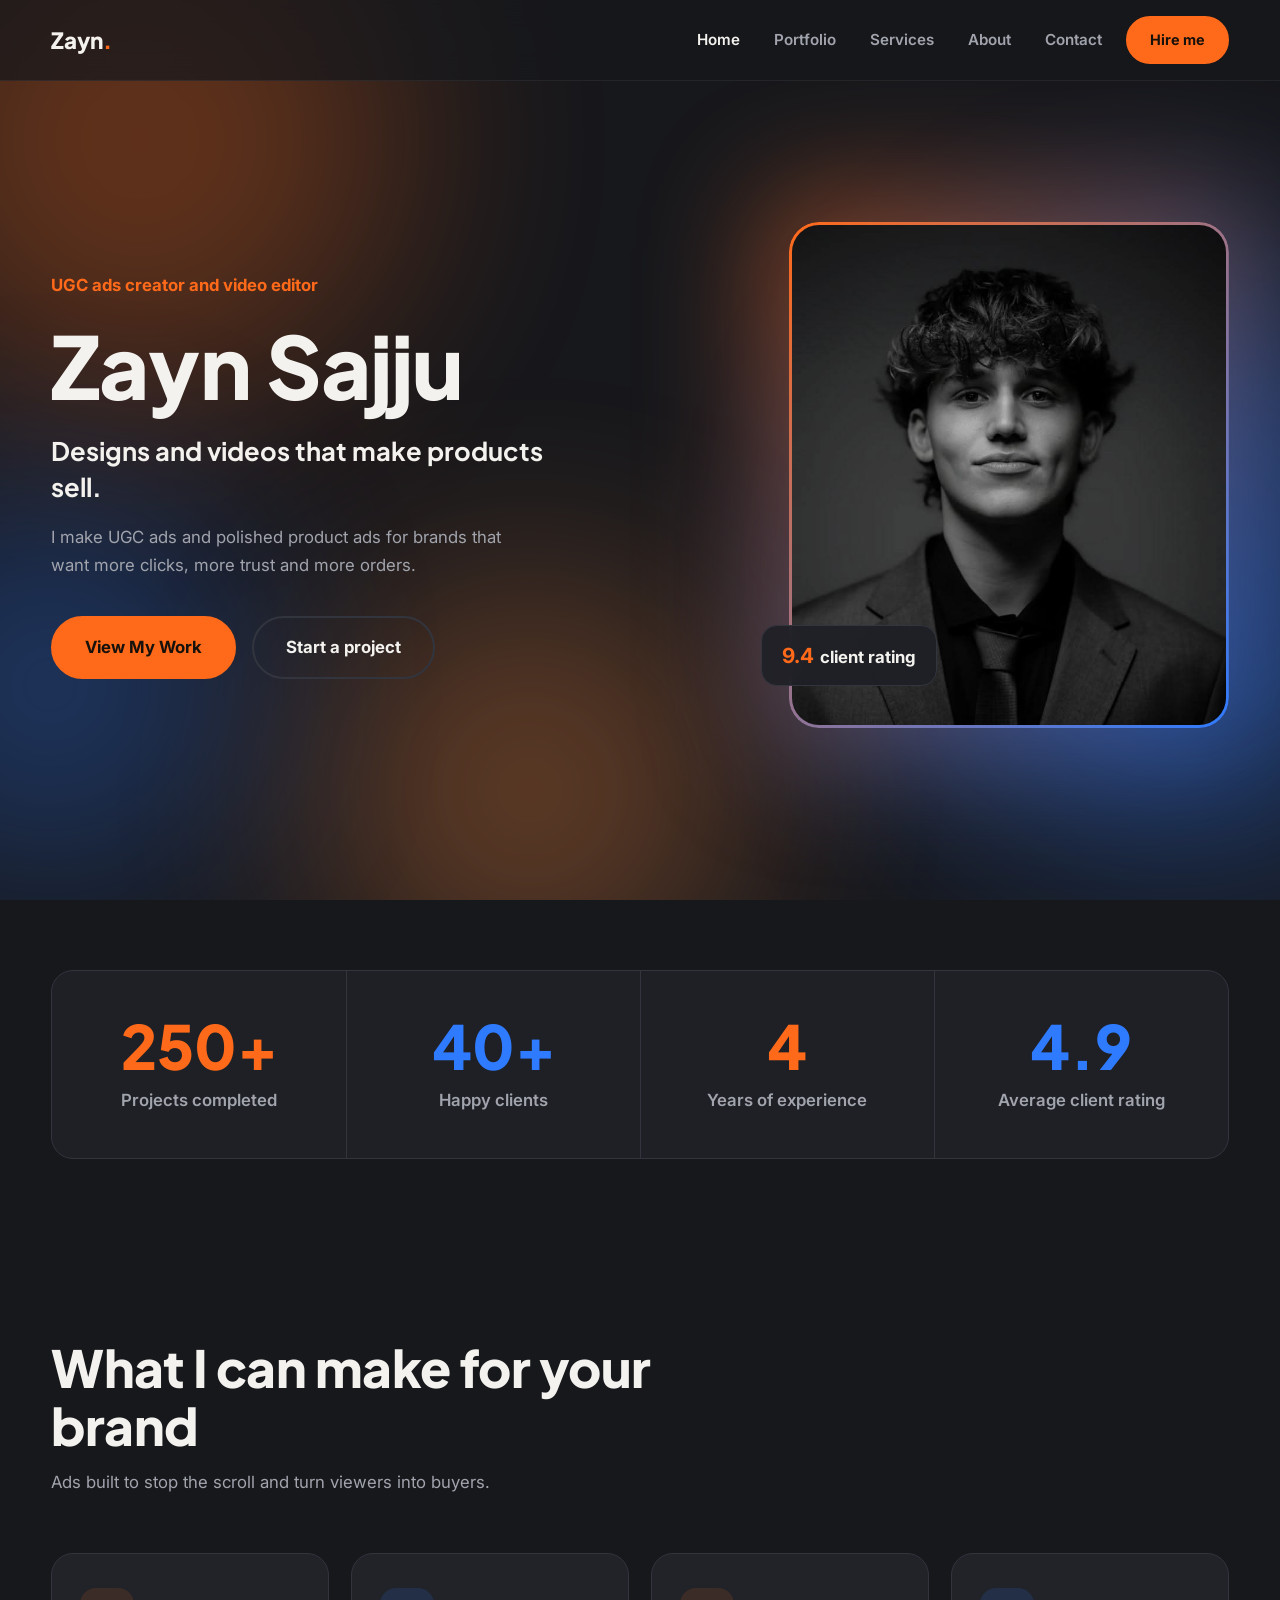
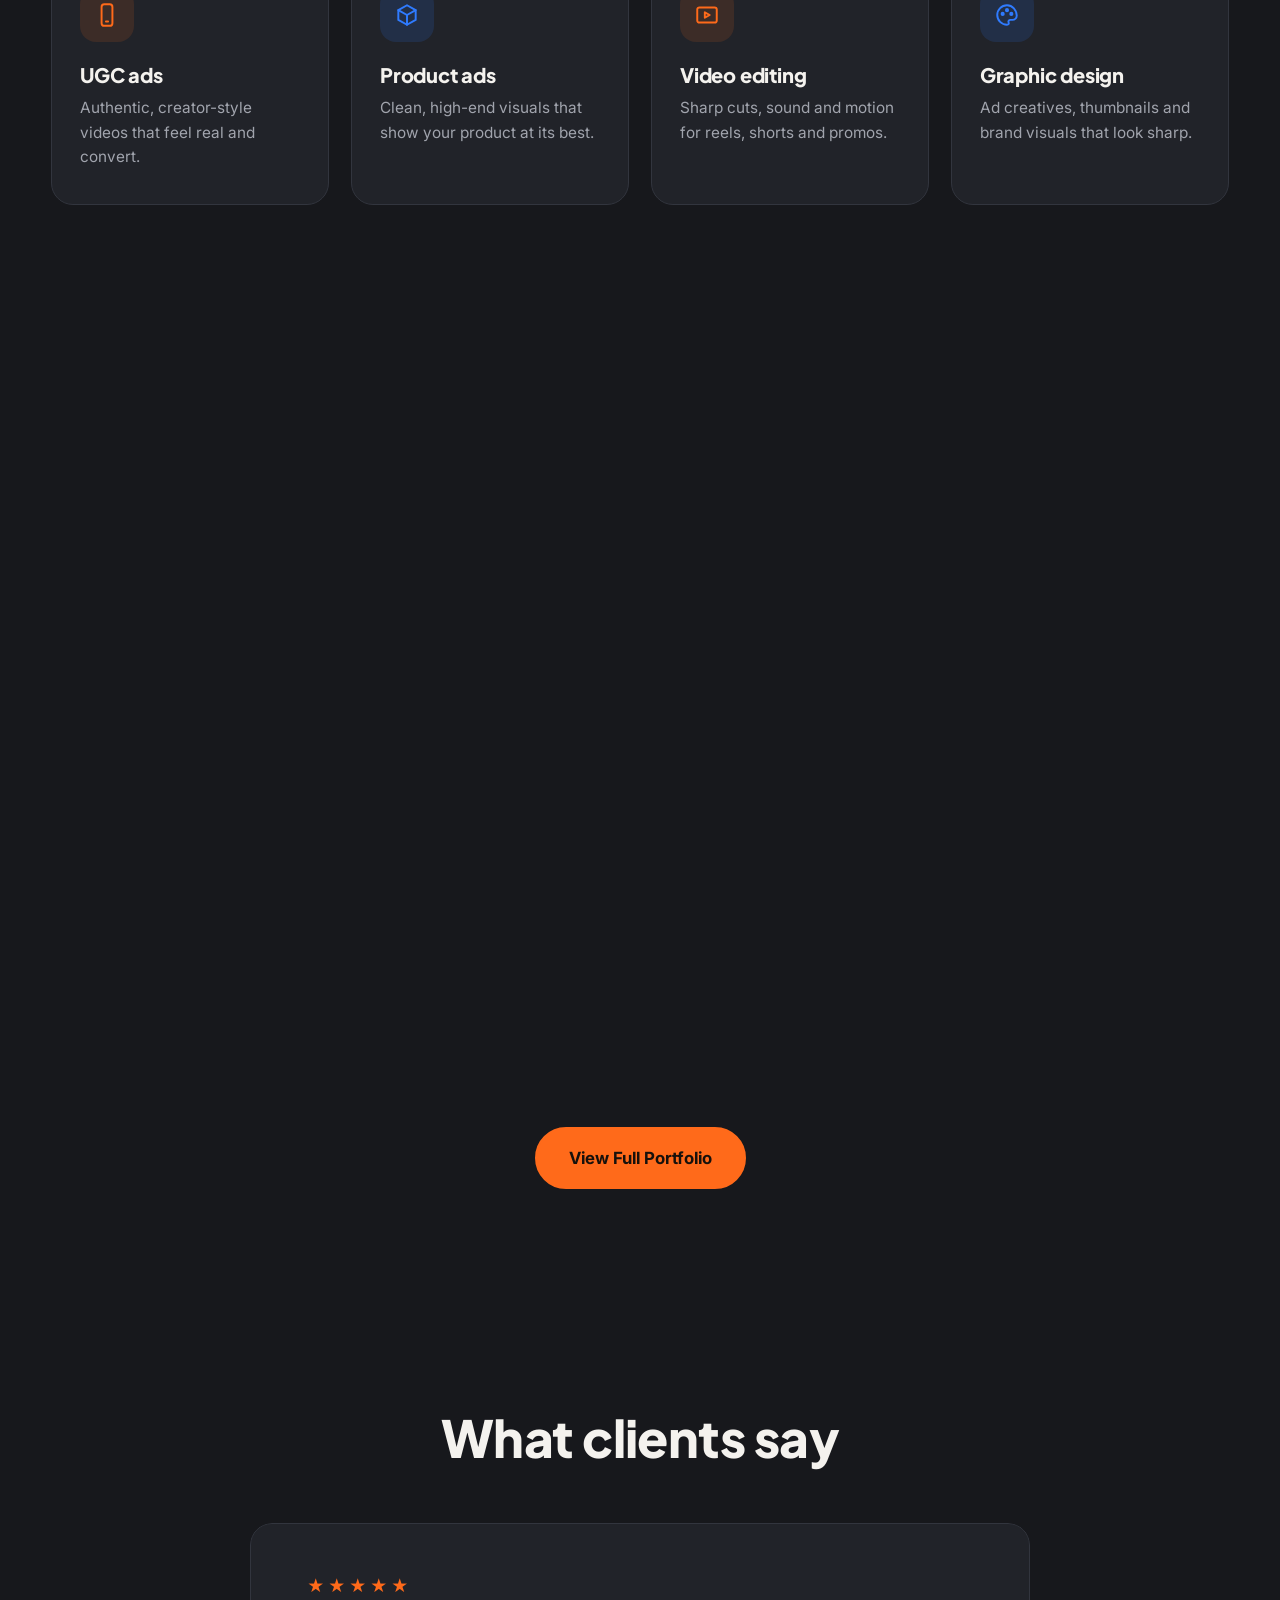
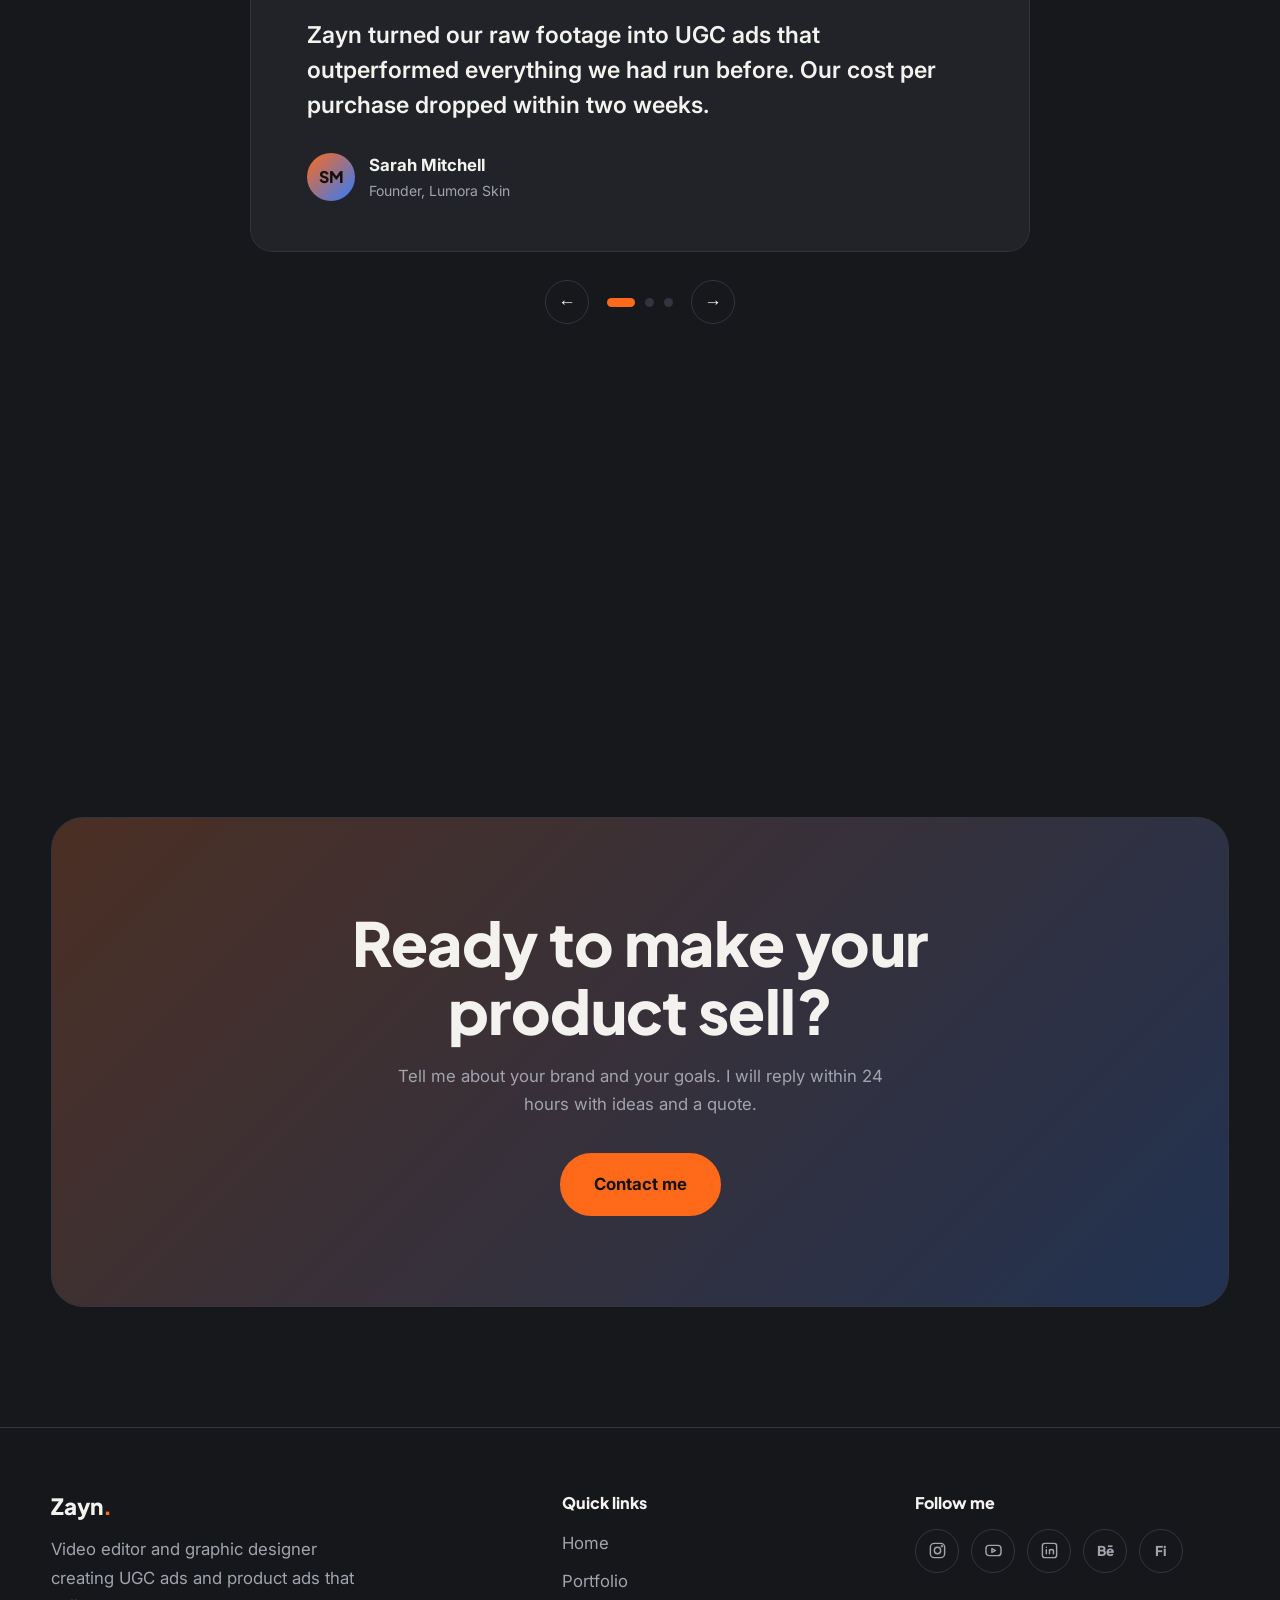
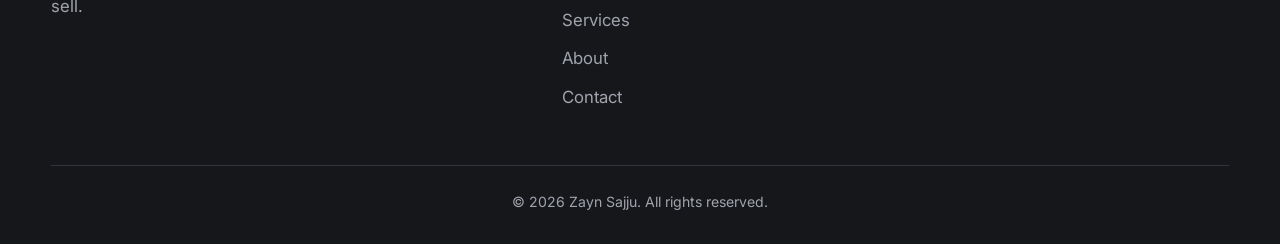
<file: index.html>
<!DOCTYPE html>
<html lang="en">
<head>
<meta charset="UTF-8"><meta name="viewport" content="width=device-width,initial-scale=1">
<title>Zayn Sajju | Video Editor & Graphic Designer</title>
<meta name="description" content="Zayn Sajju creates UGC ads and product ads that make products sell. 250+ projects, 40+ clients, 4.9 average rating.">
<link rel="preconnect" href="https://fonts.googleapis.com"><link rel="preconnect" href="https://fonts.gstatic.com" crossorigin>
<link href="https://fonts.googleapis.com/css2?family=Inter:wght@400;500;600;700&family=Plus+Jakarta+Sans:wght@700;800&display=swap" rel="stylesheet">
<link rel="stylesheet" href="css/style.css">
<script>document.documentElement.classList.add("cms-wait");setTimeout(function(){document.documentElement.classList.remove("cms-wait")},2500)</script>
</head>
<body data-page="home">
<div class="bg" aria-hidden="true"><i class="orb o1"></i><i class="orb o2"></i><i class="orb o3"></i><i class="orb o4"></i></div>

<header class="nav">
  <a class="logo" href="index.html">Zayn<span>.</span></a>
  <nav id="menu"><a class="active" href="index.html">Home</a><a href="portfolio.html">Portfolio</a><a href="services.html">Services</a><a href="about.html">About</a><a href="contact.html">Contact</a></nav>
  <a class="btn sm" href="mailto:workbykawsar@gmail.com?subject=Hire%20Me%20-%20Zayn">Hire me</a>
  <button class="burger" aria-label="Open menu">&#9776;</button>
</header>

<main>
<section class="hero">
  <div class="wrap">
    <div>
      <p class="role">Video Editor and Graphic Designer</p>
      <h1>Zayn Sajju</h1>
      <p class="tag">Designs and videos that make products sell.</p>
      <p class="sub">I make UGC ads and polished product ads for brands that want more clicks, more trust and more orders.</p>
      <div class="cta-row"><a class="btn" href="portfolio.html">View My Work</a><a class="btn ghost" href="contact.html">Start a project</a></div>
    </div>
    <div class="photo-wrap">
      <div class="frame"><img src="assets/img/profile-placeholder.svg" alt="Portrait of Zayn Sajju" width="400" height="500"></div>
      <div class="chip"><b>4.9</b>client rating</div>
    </div>
  </div>
</section>

<section class="stats">
  <div class="wrap"><div class="stat-grid reveal">
    <div class="stat"><div class="num" data-to="250" data-suf="+">0</div><p>Projects completed</p></div>
    <div class="stat"><div class="num" data-to="40" data-suf="+">0</div><p>Happy clients</p></div>
    <div class="stat"><div class="num" data-to="4">0</div><p>Years of experience</p></div>
    <div class="stat"><div class="num" data-to="4.9" data-dec="1">0</div><p>Average client rating</p></div>
  </div></div>
</section>

<section id="services">
  <div class="wrap">
    <div class="sec-h reveal"><h2>What I can make for your brand</h2><p>Ads built to stop the scroll and turn viewers into buyers.</p></div>
    <div class="svc-grid" data-stagger>
      <article class="svc"><div class="ico"><svg viewBox="0 0 24 24"><rect x="7" y="2" width="10" height="20" rx="2.5"/><path d="M11 18h2"/></svg></div><h3>UGC ads</h3><p>Authentic, creator-style videos that feel real and convert.</p></article>
      <article class="svc"><div class="ico"><svg viewBox="0 0 24 24"><path d="M12 3l8 4.5v9L12 21l-8-4.5v-9z"/><path d="M12 12l8-4.5M12 12v9M12 12L4 7.5"/></svg></div><h3>Product ads</h3><p>Clean, high-end visuals that show your product at its best.</p></article>
      <article class="svc"><div class="ico"><svg viewBox="0 0 24 24"><rect x="3" y="5" width="18" height="14" rx="2"/><path d="M10 9.5v5l4.5-2.5z"/></svg></div><h3>Video editing</h3><p>Sharp cuts, sound and motion for reels, shorts and promos.</p></article>
      <article class="svc"><div class="ico"><svg viewBox="0 0 24 24"><path d="M12 3a9 9 0 100 18c1.5 0 2-1 1.5-2-.6-1.2.2-2.5 1.6-2.5H17a4 4 0 004-4c0-5-4-9.5-9-9.5z"/><circle cx="8" cy="11" r="1"/><circle cx="12" cy="7.5" r="1"/><circle cx="16" cy="11" r="1"/></svg></div><h3>Graphic design</h3><p>Ad creatives, thumbnails and brand visuals that look sharp.</p></article>
    </div>
  </div>
</section>

<section id="work">
  <div class="wrap">
    <div class="sec-h reveal"><h2>Featured work</h2><p>A few recent ads made for brands like yours.</p></div>
    <div class="slider-controls mobile-only">
      <span class="slide-hint"><svg width="18" height="18" viewBox="0 0 24 24" fill="none" stroke="currentColor" stroke-width="2.2"><path d="M5 12h14M12 5l7 7-7 7"/></svg> Swipe right to explore</span>
      <div class="slide-arrows">
        <button id="w-prev" class="slider-btn" aria-label="Previous work">&#8592;</button>
        <button id="w-next" class="slider-btn" aria-label="Next work">&#8594;</button>
      </div>
    </div>
    <div class="work-grid" data-stagger>
      <figure class="work"><img src="assets/img/work-1.svg" alt="Glow Serum UGC ad" loading="lazy"><figcaption>Glow Serum UGC<small>UGC ad</small></figcaption></figure>
      <figure class="work"><img src="assets/img/work-2.svg" alt="Sneaker launch ad" loading="lazy"><figcaption>Sneaker Launch<small>Product ad</small></figcaption></figure>
      <figure class="work"><img src="assets/img/work-3.svg" alt="Coffee brand reel" loading="lazy"><figcaption>Coffee Brand Reel<small>Short-form video</small></figcaption></figure>
      <figure class="work"><img src="assets/img/work-4.svg" alt="Fitness app promo" loading="lazy"><figcaption>Fitness App Promo<small>Video ad</small></figcaption></figure>
      <figure class="work"><img src="assets/img/work-5.svg" alt="Skincare product ad" loading="lazy"><figcaption>Skincare Product Ad<small>Product ad</small></figcaption></figure>
      <figure class="work"><img src="assets/img/work-6.svg" alt="Tech gadget spot" loading="lazy"><figcaption>Tech Gadget Spot<small>Product ad</small></figcaption></figure>
    </div>
    <div class="more reveal"><a class="btn" href="portfolio.html">View Full Portfolio</a></div>
  </div>
</section>

<section id="testimonials">
  <div class="wrap">
    <div class="sec-h center reveal"><h2>What clients say</h2></div>
    <div class="reveal">
      <div class="t-slider"><div class="t-track">
        <article class="t-card"><div class="stars">★★★★★</div><blockquote>Zayn turned our raw footage into UGC ads that outperformed everything we had run before. Our cost per purchase dropped within two weeks.</blockquote><div class="who"><div class="av">SM</div><div><b>Sarah Mitchell</b><small>Founder, Lumora Skin</small></div></div></article>
        <article class="t-card"><div class="stars">★★★★★</div><blockquote>Fast, professional and great with feedback. He delivered a full set of product ads in four days and every one was ready to launch.</blockquote><div class="who"><div class="av">DK</div><div><b>Daniel Kim</b><small>Marketing Lead, Voltrix</small></div></div></article>
        <article class="t-card"><div class="stars">★★★★★</div><blockquote>He understands what makes people buy. The edits looked premium and our engagement on social doubled after the new videos went live.</blockquote><div class="who"><div class="av">PR</div><div><b>Priya Raman</b><small>Brand Manager, Aurelle Beauty</small></div></div></article>
      </div></div>
      <div class="t-ctrl"><button class="prev" aria-label="Previous testimonial">&#8592;</button><div class="dots"></div><button class="next" aria-label="Next testimonial">&#8594;</button></div>
    </div>
  </div>
</section>

<section class="brands">
  <div class="wrap"><div class="sec-h center reveal"><h2>Brands I have worked with</h2></div></div>
  <div class="marquee reveal"><div class="m-track">
    <span>Lumora Skin</span><span>Voltrix</span><span>NorthPeak</span><span>Kaizen Fit</span><span>Aurelle Beauty</span><span>Brewhaus</span><span>PulseWear</span><span>Zenith Tech</span>
    <span>Lumora Skin</span><span>Voltrix</span><span>NorthPeak</span><span>Kaizen Fit</span><span>Aurelle Beauty</span><span>Brewhaus</span><span>PulseWear</span><span>Zenith Tech</span>
  </div></div>
</section>

<section class="cta">
  <div class="wrap"><div class="cta-box reveal">
    <h2>Ready to make your product sell?</h2>
    <p>Tell me about your brand and your goals. I will reply within 24 hours with ideas and a quote.</p>
    <a class="btn" href="contact.html">Contact me</a>
  </div></div>
</section>
</main>

<footer>
  <div class="wrap">
    <div class="f-grid">
      <div><a class="logo" href="index.html">Zayn<span>.</span></a><p>Video editor and graphic designer creating UGC ads and product ads that sell.</p></div>
      <div><h4>Quick links</h4><ul><li><a href="index.html">Home</a></li><li><a href="portfolio.html">Portfolio</a></li><li><a href="services.html">Services</a></li><li><a href="about.html">About</a></li><li><a href="contact.html">Contact</a></li></ul></div>
      <div><h4>Follow me</h4><div class="social">
        <a href="#" aria-label="Instagram"><svg viewBox="0 0 24 24"><rect x="3" y="3" width="18" height="18" rx="5"/><circle cx="12" cy="12" r="4"/><circle cx="17.5" cy="6.5" r=".6"/></svg></a>
        <a href="#" aria-label="YouTube"><svg viewBox="0 0 24 24"><rect x="2.5" y="5.5" width="19" height="13" rx="4"/><path d="M10 9.5v5l4.5-2.5z"/></svg></a>
        <a href="#" aria-label="LinkedIn"><svg viewBox="0 0 24 24"><rect x="3" y="3" width="18" height="18" rx="3"/><path d="M8 11v5M8 8v.01M12 16v-5M12 13c0-3 5-3 5 0v3"/></svg></a>
        <a href="#" aria-label="Behance">Bē</a></div></div>
    </div>
    <p class="copy">&copy; 2026 Zayn Sajju. All rights reserved.</p>
  </div>
</footer>
<script src="js/shared.js"></script><script src="js/cms.js"></script><script src="js/main.js"></script>
</body>
</html>
</file>
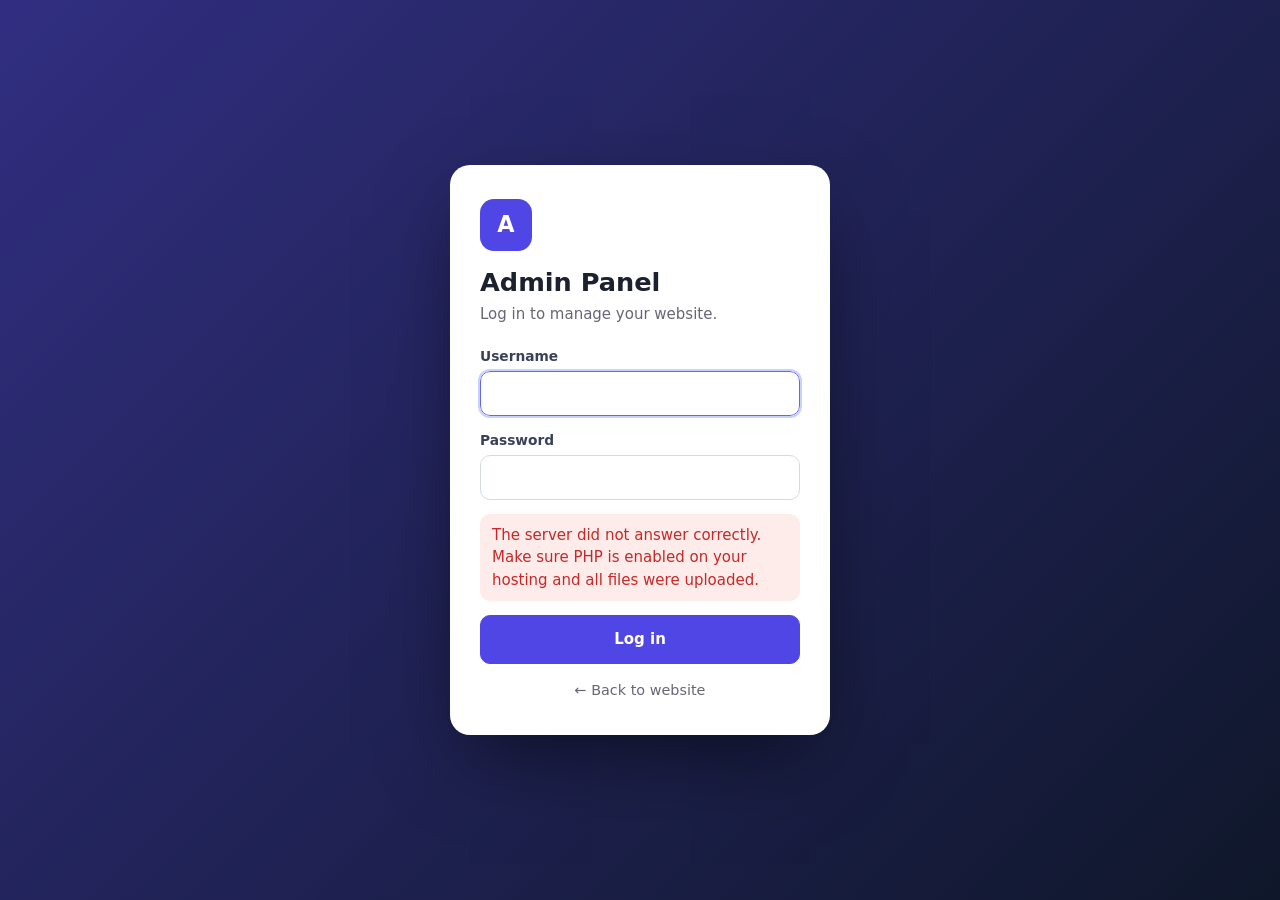
<file: admin/index.html>
<!DOCTYPE html>
<html lang="en"><head><meta charset="UTF-8"><meta name="viewport" content="width=device-width,initial-scale=1">
<meta name="robots" content="noindex,nofollow"><title>Admin Panel</title>
<script>
if (!location.pathname.endsWith('/') && !location.pathname.endsWith('.html')) {
  location.replace(location.pathname + '/' + location.search + location.hash);
}
</script>
<link rel="stylesheet" href="admin.css"></head>
<body>
<div id="login">
 <form id="lform" class="lcard" autocomplete="on">
  <div class="lbadge">A</div><h1>Admin Panel</h1><p>Log in to manage your website.</p>
  <label class="f"><span>Username</span><input id="lu" name="username" autocomplete="username" required autofocus></label>
  <label class="f"><span>Password</span><input id="lp" name="password" type="password" autocomplete="current-password" required></label>
  <p class="lerr" id="lerr" hidden></p>
  <button class="btn pri full" id="lbtn" type="submit">Log in</button>
  <a class="back" href="../index.html">&larr; Back to website</a>
 </form>
</div>
<div id="app" hidden>
 <aside id="side"><div class="brand"><span class="lbadge sm">A</span><b>Admin Panel</b></div><nav id="nav"></nav>
  <a class="view" href="../index.html" target="_blank" rel="noopener">View live website &#8599;</a></aside>
 <div id="wrap">
  <header id="top"><button id="burger" aria-label="Menu">&#9776;</button><h2 id="ttl">Dashboard</h2><span id="state" class="state ok">All changes saved</span>
   <button class="btn pri" id="save">Save changes</button><button class="btn" id="out">Log out</button></header>
  <main id="main"></main>
 </div>
</div>
<input type="file" id="filepick" hidden>
<div id="toast" role="status" aria-live="polite"></div>
<script src="../js/shared.js"></script><script src="admin.js"></script>
</body></html>
</file>
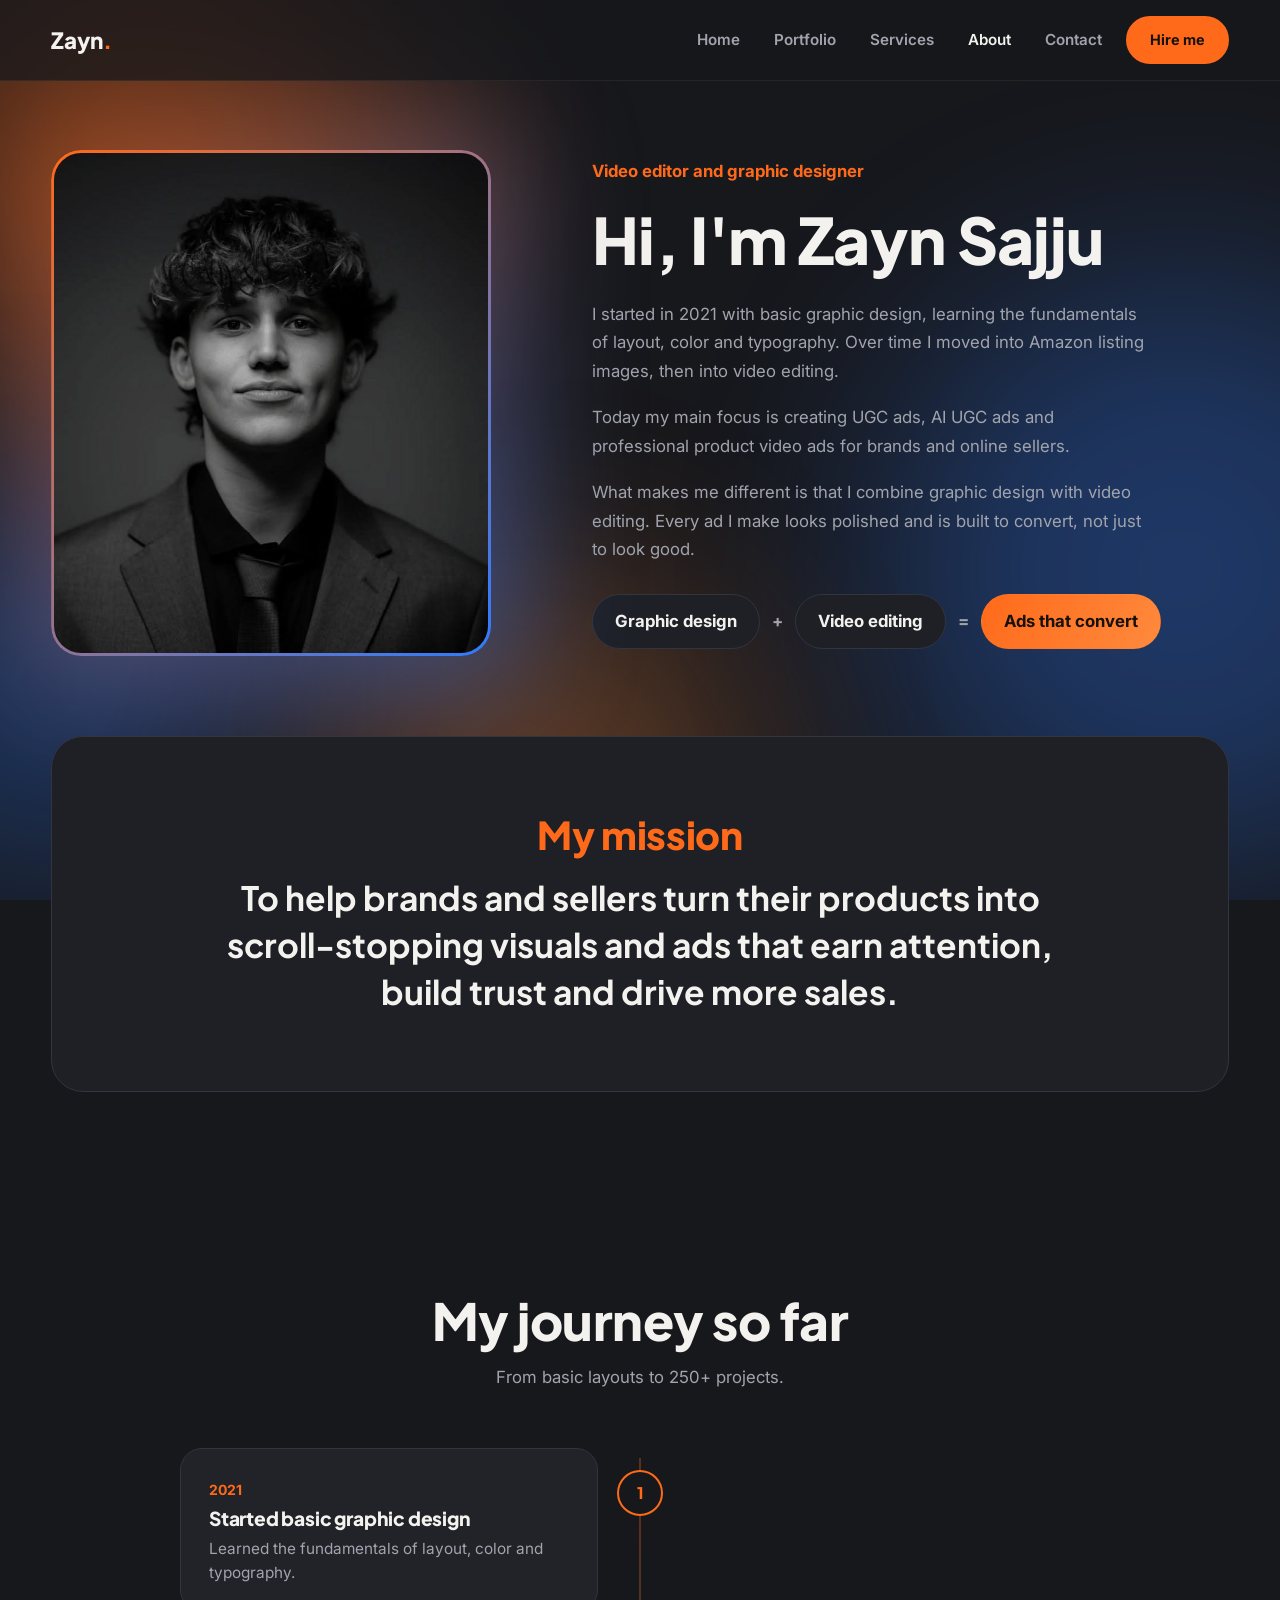
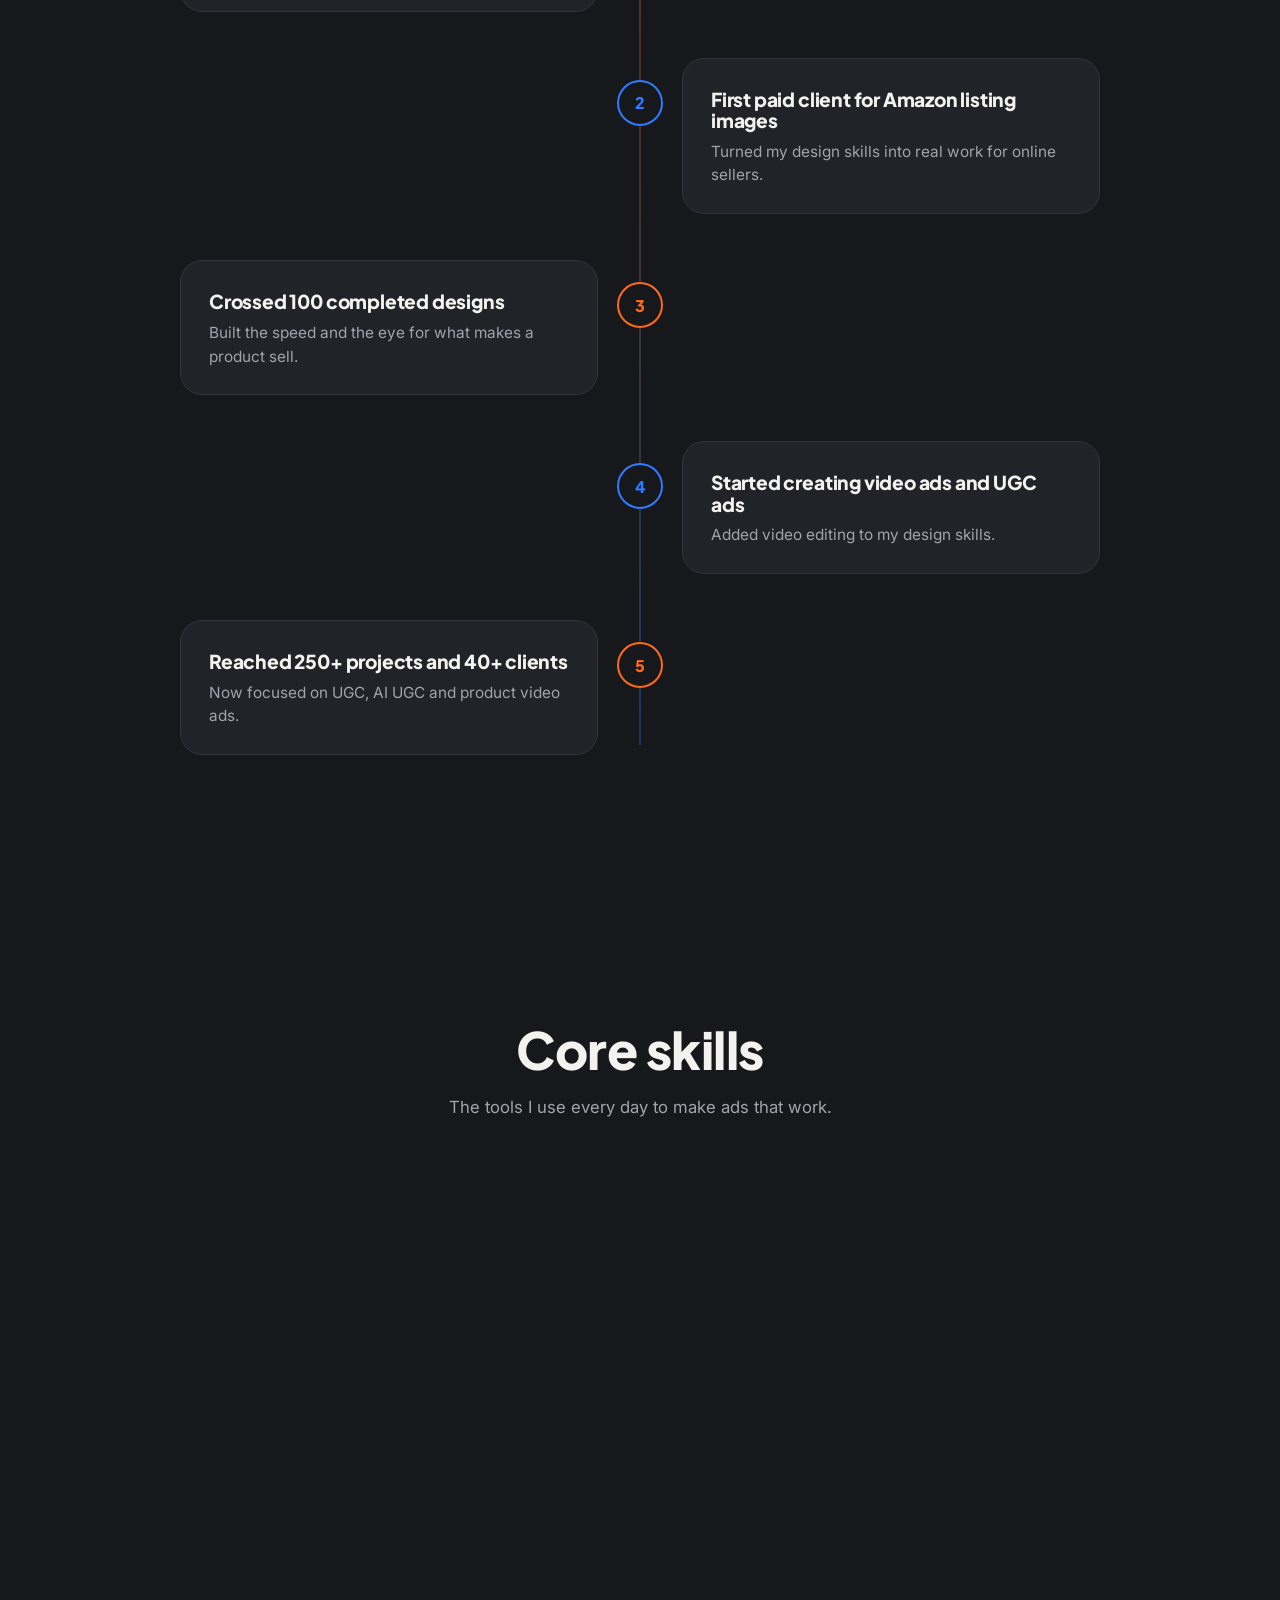
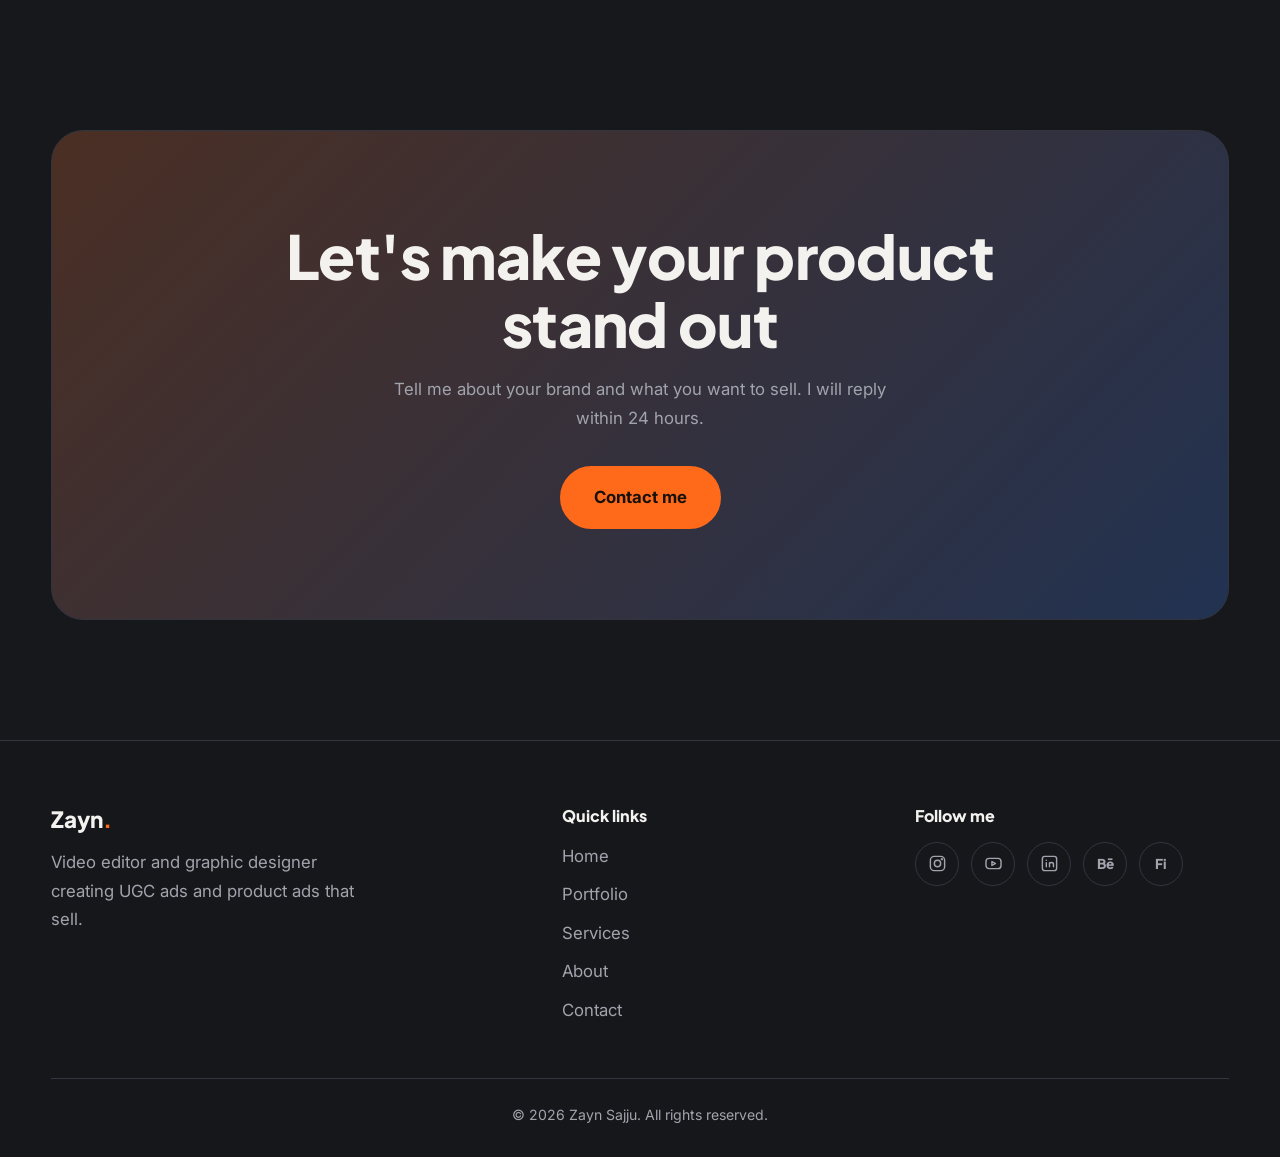
<file: about.html>
<!DOCTYPE html>
<html lang="en">
<head>
<meta charset="UTF-8"><meta name="viewport" content="width=device-width,initial-scale=1">
<title>About | Zayn Sajju</title>
<meta name="description" content="The story of Zayn Sajju: a graphic designer turned video editor who makes UGC ads, AI UGC ads and product video ads that convert.">
<link rel="preconnect" href="https://fonts.googleapis.com"><link rel="preconnect" href="https://fonts.gstatic.com" crossorigin>
<link href="https://fonts.googleapis.com/css2?family=Inter:wght@400;500;600;700&family=Plus+Jakarta+Sans:wght@700;800&display=swap" rel="stylesheet">
<link rel="stylesheet" href="css/style.css">
<script>document.documentElement.classList.add("cms-wait");setTimeout(function(){document.documentElement.classList.remove("cms-wait")},2500)</script>
</head>
<body data-page="about">
<div class="bg" aria-hidden="true"><i class="orb o1"></i><i class="orb o2"></i><i class="orb o3"></i><i class="orb o4"></i></div>

<header class="nav">
  <a class="logo" href="index.html">Zayn<span>.</span></a>
  <nav id="menu"><a href="index.html">Home</a><a href="portfolio.html">Portfolio</a><a href="services.html">Services</a><a class="active" href="about.html">About</a><a href="contact.html">Contact</a></nav>
  <a class="btn sm" href="mailto:workbykawsar@gmail.com?subject=Hire%20Me%20-%20Zayn">Hire me</a>
  <button class="burger" aria-label="Open menu">&#9776;</button>
</header>

<main>
<section class="about-hero"><div class="wrap">
  <div class="photo-wrap"><div class="frame"><img src="assets/img/profile-placeholder.svg" alt="Portrait of Zayn Sajju" width="400" height="500"></div></div>
  <div class="story" data-stagger>
    <p class="role">Video editor and graphic designer</p>
    <h1>Hi, I'm Zayn Sajju</h1>
    <p>I started in 2021 with basic graphic design, learning the fundamentals of layout, color and typography. Over time I moved into Amazon listing images, then into video editing.</p>
    <p>Today my main focus is creating UGC ads, AI UGC ads and professional product video ads for brands and online sellers.</p>
    <p>What makes me different is that I combine graphic design with video editing. Every ad I make looks polished and is built to convert, not just to look good.</p>
    <div class="eq"><span class="pill">Graphic design</span><em>+</em><span class="pill">Video editing</span><em>=</em><span class="pill hot">Ads that convert</span></div>
  </div>
</div></section>

<section class="p-main"><div class="wrap"><div class="mission reveal"><h2>My mission</h2><p>To help brands and sellers turn their products into scroll-stopping visuals and ads that earn attention, build trust and drive more sales.</p></div></div></section>

<section id="journey"><div class="wrap">
  <div class="sec-h center reveal"><h2>My journey so far</h2><p>From basic layouts to 250+ projects.</p></div>
  <div class="tl"><div class="tl-item reveal"><div class="tl-node">1</div><div class="tl-card"><small>2021</small><h3>Started basic graphic design</h3><p>Learned the fundamentals of layout, color and typography.</p></div></div><div class="tl-item reveal"><div class="tl-node">2</div><div class="tl-card"><h3>First paid client for Amazon listing images</h3><p>Turned my design skills into real work for online sellers.</p></div></div><div class="tl-item reveal"><div class="tl-node">3</div><div class="tl-card"><h3>Crossed 100 completed designs</h3><p>Built the speed and the eye for what makes a product sell.</p></div></div><div class="tl-item reveal"><div class="tl-node">4</div><div class="tl-card"><h3>Started creating video ads and UGC ads</h3><p>Added video editing to my design skills.</p></div></div><div class="tl-item reveal"><div class="tl-node">5</div><div class="tl-card"><h3>Reached 250+ projects and 40+ clients</h3><p>Now focused on UGC, AI UGC and product video ads.</p></div></div></div>
</div></section>

<section id="skills"><div class="wrap">
  <div class="sec-h center reveal"><h2>Core skills</h2><p>The tools I use every day to make ads that work.</p></div>
  <div class="skills" data-stagger><div class="skill" style="--v:95%"><div class="sk-top"><span>Amazon Listing Design</span><b class="pct" data-to="95" data-suf="%">0%</b></div><div class="bar"><i class="fill"></i></div></div><div class="skill" style="--v:92%"><div class="sk-top"><span>Video Editing</span><b class="pct" data-to="92" data-suf="%">0%</b></div><div class="bar"><i class="fill"></i></div></div><div class="skill" style="--v:90%"><div class="sk-top"><span>AI UGC Ad Creation</span><b class="pct" data-to="90" data-suf="%">0%</b></div><div class="bar"><i class="fill"></i></div></div><div class="skill" style="--v:93%"><div class="sk-top"><span>Product Video Ads</span><b class="pct" data-to="93" data-suf="%">0%</b></div><div class="bar"><i class="fill"></i></div></div><div class="skill" style="--v:94%"><div class="sk-top"><span>Graphic Design and Branding</span><b class="pct" data-to="94" data-suf="%">0%</b></div><div class="bar"><i class="fill"></i></div></div></div>
</div></section>

<section class="cta"><div class="wrap"><div class="cta-box reveal"><h2>Let's make your product stand out</h2><p>Tell me about your brand and what you want to sell. I will reply within 24 hours.</p><a class="btn" href="contact.html">Contact me</a></div></div></section>
</main>

<footer>
  <div class="wrap">
    <div class="f-grid">
      <div><a class="logo" href="index.html">Zayn<span>.</span></a><p>Video editor and graphic designer creating UGC ads and product ads that sell.</p></div>
      <div><h4>Quick links</h4><ul><li><a href="index.html">Home</a></li><li><a href="portfolio.html">Portfolio</a></li><li><a href="services.html">Services</a></li><li><a href="about.html">About</a></li><li><a href="contact.html">Contact</a></li></ul></div>
      <div><h4>Follow me</h4><div class="social">
        <a href="#" aria-label="Instagram"><svg viewBox="0 0 24 24"><rect x="3" y="3" width="18" height="18" rx="5"/><circle cx="12" cy="12" r="4"/><circle cx="17.5" cy="6.5" r=".6"/></svg></a>
        <a href="#" aria-label="YouTube"><svg viewBox="0 0 24 24"><rect x="2.5" y="5.5" width="19" height="13" rx="4"/><path d="M10 9.5v5l4.5-2.5z"/></svg></a>
        <a href="#" aria-label="LinkedIn"><svg viewBox="0 0 24 24"><rect x="3" y="3" width="18" height="18" rx="3"/><path d="M8 11v5M8 8v.01M12 16v-5M12 13c0-3 5-3 5 0v3"/></svg></a>
        <a href="#" aria-label="Behance">Bē</a></div></div>
    </div>
    <p class="copy">&copy; 2026 Zayn Sajju. All rights reserved.</p>
  </div>
</footer>
<script src="js/shared.js"></script><script src="js/cms.js"></script><script src="js/main.js"></script><script src="js/about.js"></script>
</body>
</html>
</file>
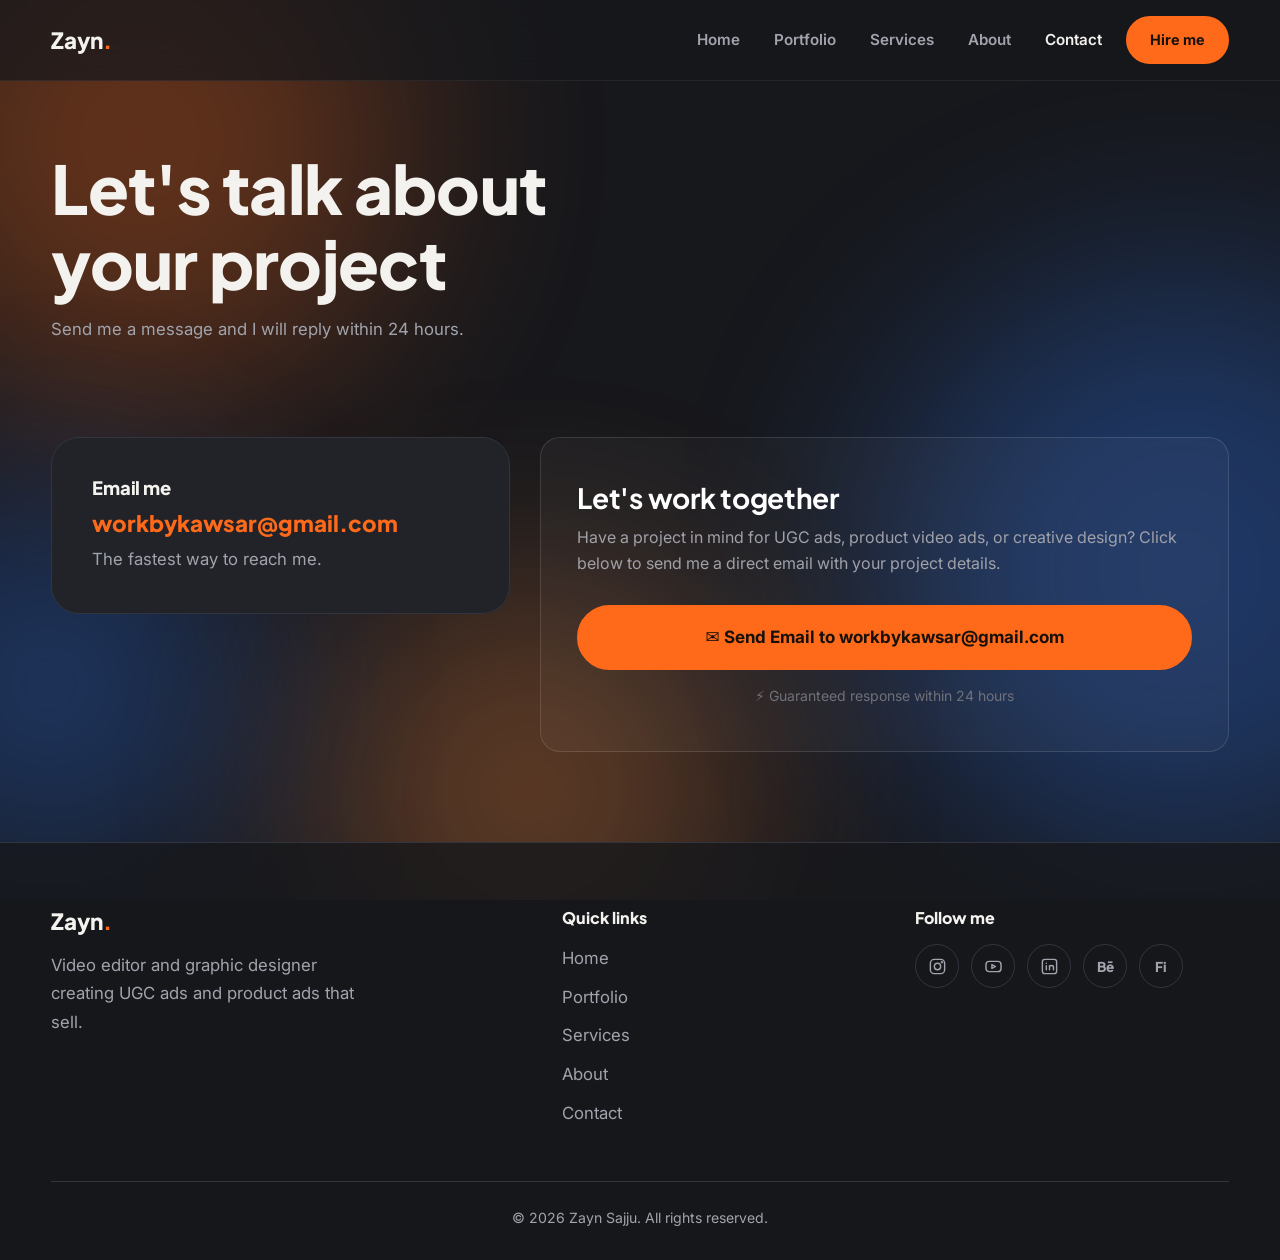
<file: contact.html>
<!DOCTYPE html>
<html lang="en">
<head>
<meta charset="UTF-8"><meta name="viewport" content="width=device-width,initial-scale=1">
<title>Contact | Zayn Sajju</title>
<meta name="description" content="Contact Zayn Sajju for Amazon listing images, UGC ads and product video ad projects.">
<link rel="preconnect" href="https://fonts.googleapis.com"><link rel="preconnect" href="https://fonts.gstatic.com" crossorigin>
<link href="https://fonts.googleapis.com/css2?family=Inter:wght@400;500;600;700&family=Plus+Jakarta+Sans:wght@700;800&display=swap" rel="stylesheet">
<link rel="stylesheet" href="css/style.css">
<script>document.documentElement.classList.add("cms-wait");setTimeout(function(){document.documentElement.classList.remove("cms-wait")},2500)</script>
</head>
<body data-page="contact">
<div class="bg" aria-hidden="true"><i class="orb o1"></i><i class="orb o2"></i><i class="orb o3"></i><i class="orb o4"></i></div>

<header class="nav">
  <a class="logo" href="index.html">Zayn<span>.</span></a>
  <nav id="menu"><a href="index.html">Home</a><a href="portfolio.html">Portfolio</a><a href="services.html">Services</a><a href="about.html">About</a><a class="active" href="contact.html">Contact</a></nav>
  <a class="btn sm" href="mailto:workbykawsar@gmail.com?subject=Hire%20Me%20-%20Zayn">Hire me</a>
  <button class="burger" aria-label="Open menu">&#9776;</button>
</header>

<main>
<section class="p-head"><div class="wrap"><div class="sec-h reveal"><h1>Let's talk about your project</h1><p>Send me a message and I will reply within 24 hours.</p></div></div></section>
<section class="p-main"><div class="wrap"><div class="c-grid" data-stagger>
  <aside class="c-info">
    <h3>Email me</h3>
    <a class="mail" href="mailto:workbykawsar@gmail.com">workbykawsar@gmail.com</a>
    <p>The fastest way to reach me.</p>
  </aside>
    <div class="c-form" style="display:flex; flex-direction:column; justify-content:center; align-items:flex-start; padding: 44px 36px; background: rgba(255,255,255,0.03); border: 1px solid rgba(255,255,255,0.12); border-radius: 20px;">
    <h2 style="font-size: 28px; margin-bottom: 12px; color: #fff; font-weight: 700;">Let's work together</h2>
    <p style="font-size: 16px; color: #a1a1aa; line-height: 1.6; margin-bottom: 28px;">
      Have a project in mind for UGC ads, product video ads, or creative design? Click below to send me a direct email with your project details.
    </p>
    <div style="width: 100%; display: flex; flex-direction: column; gap: 14px;">
      <a class="btn full" href="mailto:workbykawsar@gmail.com?subject=Project%20Inquiry%20for%20Zayn" style="display: block; text-align: center; font-size: 17px; padding: 16px 28px; text-decoration: none;">
        ✉️ Send Email to workbykawsar@gmail.com
      </a>
      <p style="font-size: 14px; color: #71717a; text-align: center; margin: 0;">
        ⚡ Guaranteed response within 24 hours
      </p>
    </div>
  </div>
</div></div></section>
</main>

<footer>
  <div class="wrap">
    <div class="f-grid">
      <div><a class="logo" href="index.html">Zayn<span>.</span></a><p>Video editor and graphic designer creating UGC ads and product ads that sell.</p></div>
      <div><h4>Quick links</h4><ul><li><a href="index.html">Home</a></li><li><a href="portfolio.html">Portfolio</a></li><li><a href="services.html">Services</a></li><li><a href="about.html">About</a></li><li><a href="contact.html">Contact</a></li></ul></div>
      <div><h4>Follow me</h4><div class="social">
        <a href="#" aria-label="Instagram"><svg viewBox="0 0 24 24"><rect x="3" y="3" width="18" height="18" rx="5"/><circle cx="12" cy="12" r="4"/><circle cx="17.5" cy="6.5" r=".6"/></svg></a>
        <a href="#" aria-label="YouTube"><svg viewBox="0 0 24 24"><rect x="2.5" y="5.5" width="19" height="13" rx="4"/><path d="M10 9.5v5l4.5-2.5z"/></svg></a>
        <a href="#" aria-label="LinkedIn"><svg viewBox="0 0 24 24"><rect x="3" y="3" width="18" height="18" rx="3"/><path d="M8 11v5M8 8v.01M12 16v-5M12 13c0-3 5-3 5 0v3"/></svg></a>
        <a href="#" aria-label="Behance">Bē</a></div></div>
    </div>
    <p class="copy">&copy; 2026 Zayn Sajju. All rights reserved.</p>
  </div>
</footer>
<script src="js/shared.js"></script><script src="js/cms.js"></script><script src="js/main.js"></script><script src="js/contact.js"></script>
</body>
</html>
</file>
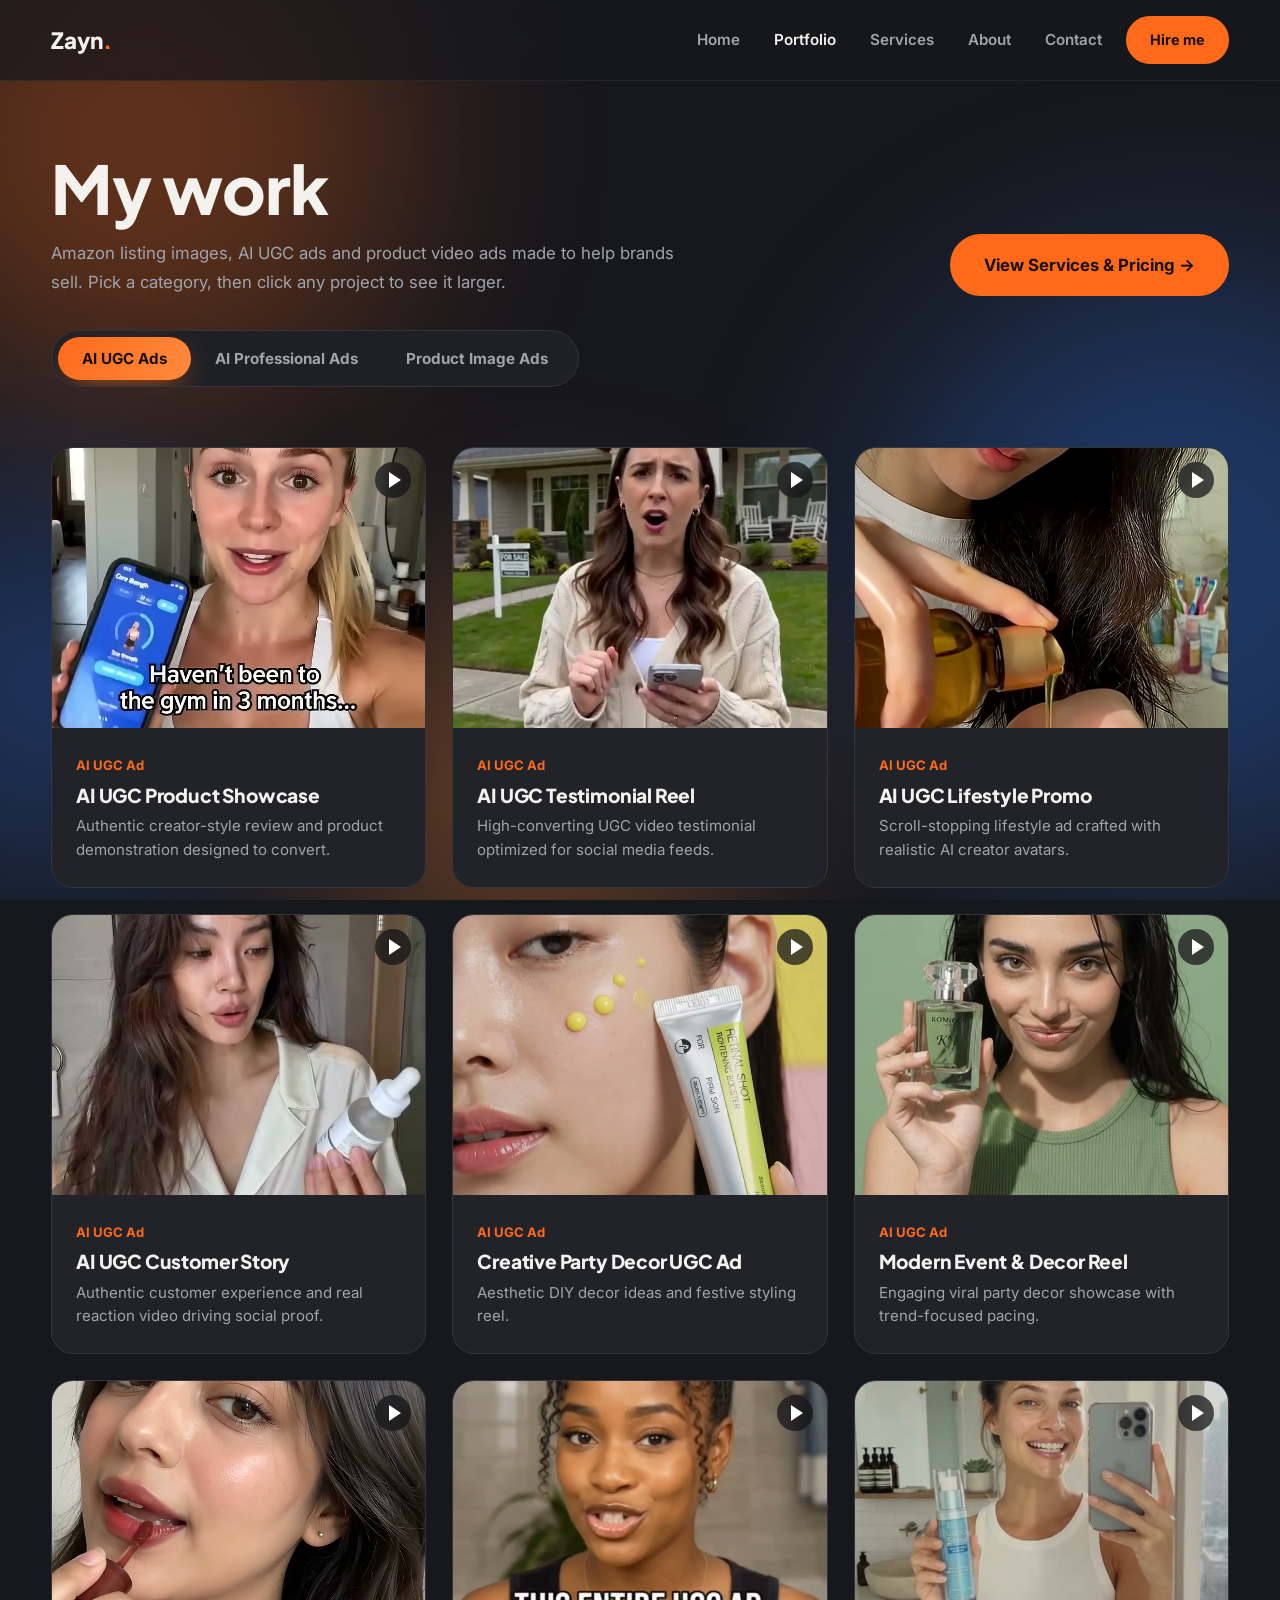
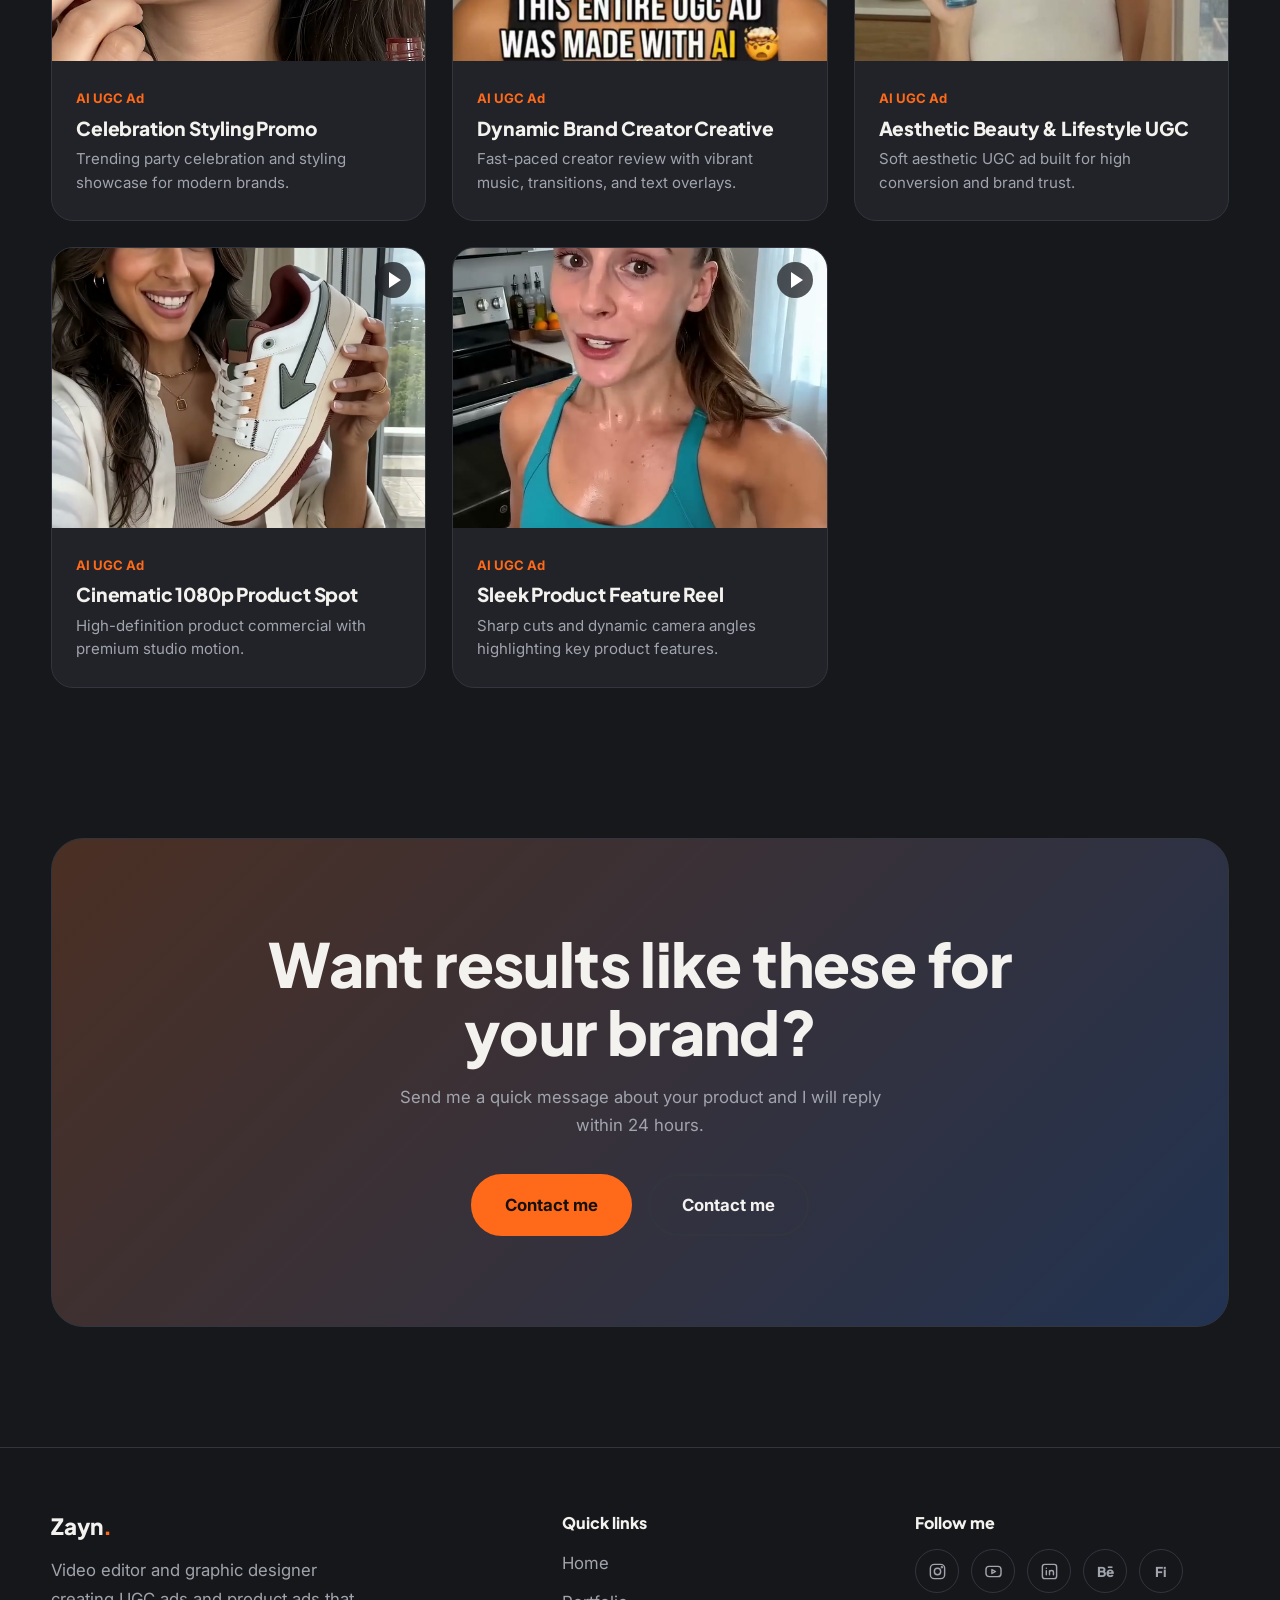
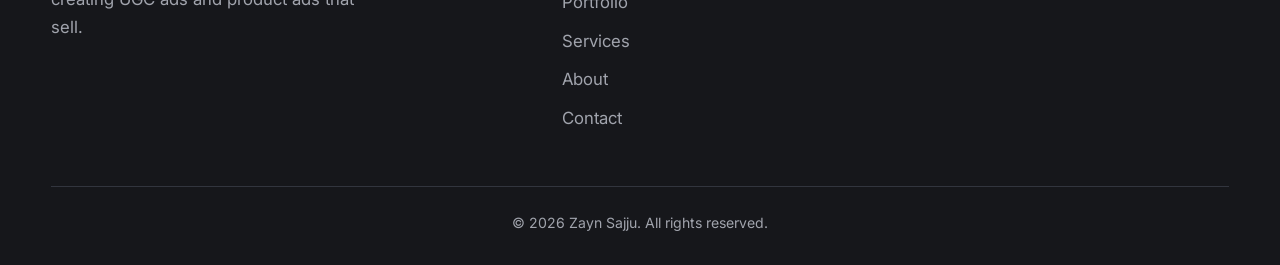
<file: portfolio.html>
<!DOCTYPE html>
<html lang="en">
<head>
<meta charset="UTF-8"><meta name="viewport" content="width=device-width,initial-scale=1">
<title>Portfolio | Zayn Sajju</title>
<meta name="description" content="Amazon listing images, AI UGC ads and product video ads by Zayn Sajju.">
<link rel="preconnect" href="https://fonts.googleapis.com"><link rel="preconnect" href="https://fonts.gstatic.com" crossorigin>
<link href="https://fonts.googleapis.com/css2?family=Inter:wght@400;500;600;700&family=Plus+Jakarta+Sans:wght@700;800&display=swap" rel="stylesheet">
<link rel="stylesheet" href="css/style.css">
<script>document.documentElement.classList.add("cms-wait");setTimeout(function(){document.documentElement.classList.remove("cms-wait")},2500)</script>
</head>
<body data-page="portfolio">
<div class="bg" aria-hidden="true"><i class="orb o1"></i><i class="orb o2"></i><i class="orb o3"></i><i class="orb o4"></i></div>

<header class="nav">
  <a class="logo" href="index.html">Zayn<span>.</span></a>
  <nav id="menu"><a href="index.html">Home</a><a class="active" href="portfolio.html">Portfolio</a><a href="services.html">Services</a><a href="about.html">About</a><a href="contact.html">Contact</a></nav>
  <a class="btn sm" href="mailto:workbykawsar@gmail.com?subject=Hire%20Me%20-%20Zayn">Hire me</a>
  <button class="burger" aria-label="Open menu">&#9776;</button>
</header>

<main>
<section class="p-head"><div class="wrap">
  <div class="p-head-bar reveal" style="display:flex;justify-content:space-between;align-items:flex-end;gap:20px;flex-wrap:wrap;margin-bottom:34px;">
    <div class="sec-h" style="margin-bottom:0;"><h1>My work</h1><p>Product image ads, AI UGC ads and cinematic video ads made to help brands sell. Pick a category, then click any project to see it larger.</p></div>
    <div class="p-head-action"><a class="btn" href="services.html">View Services & Pricing &rarr;</a></div>
  </div>
  <div class="tabs reveal" role="tablist" aria-label="Project categories"><span class="tab-hl"></span>
    <button class="tab on" role="tab" aria-selected="true" data-cat="ugc">AI UGC Ads</button>
    <button class="tab" role="tab" aria-selected="false" data-cat="video">AI Professional Ads</button>
    <button class="tab" role="tab" aria-selected="false" data-cat="amazon">Product Image Ads</button></div>
</div></section>
<section class="p-main"><div class="wrap">
  <div class="slider-controls mobile-only">
    <span class="slide-hint"><svg width="18" height="18" viewBox="0 0 24 24" fill="none" stroke="currentColor" stroke-width="2.2"><path d="M5 12h14M12 5l7 7-7 7"/></svg> Swipe right to explore</span>
    <div class="slide-arrows">
      <button id="p-prev" class="slider-btn" aria-label="Previous video">&#8592;</button>
      <button id="p-next" class="slider-btn" aria-label="Next video">&#8594;</button>
    </div>
  </div>
  <div id="pgrid" class="pgrid" aria-live="polite"></div>
</div></section>
<section class="cta"><div class="wrap"><div class="cta-box reveal"><h2>Want results like these for your brand?</h2><p>Send me a quick message about your product and I will reply within 24 hours.</p><div class="cta-row" style="justify-content:center;"><a class="btn" href="services.html">View Services & Pricing</a><a class="btn ghost" href="contact.html">Contact me</a></div></div></div></section>
</main>
<div class="lb" id="lb" aria-hidden="true" role="dialog" aria-modal="true" aria-label="Project details">
  <button class="lb-x" id="lb-x" aria-label="Close">&#10005;</button>
  <div class="lb-panel"><div class="lb-media" id="lb-media"></div>
    <div class="lb-info"><small id="lb-cat"></small><h2 id="lb-title"></h2><p id="lb-text"></p><div style="display:flex;gap:12px;flex-wrap:wrap;align-items:center;"><a class="btn sm" href="services.html">View Services</a><a class="btn sm ghost" href="contact.html">Start a project</a></div></div></div>
</div>

<footer>
  <div class="wrap">
    <div class="f-grid">
      <div><a class="logo" href="index.html">Zayn<span>.</span></a><p>Video editor and graphic designer creating UGC ads and product ads that sell.</p></div>
      <div><h4>Quick links</h4><ul><li><a href="index.html">Home</a></li><li><a href="portfolio.html">Portfolio</a></li><li><a href="services.html">Services</a></li><li><a href="about.html">About</a></li><li><a href="contact.html">Contact</a></li></ul></div>
      <div><h4>Follow me</h4><div class="social">
        <a href="#" aria-label="Instagram"><svg viewBox="0 0 24 24"><rect x="3" y="3" width="18" height="18" rx="5"/><circle cx="12" cy="12" r="4"/><circle cx="17.5" cy="6.5" r=".6"/></svg></a>
        <a href="#" aria-label="YouTube"><svg viewBox="0 0 24 24"><rect x="2.5" y="5.5" width="19" height="13" rx="4"/><path d="M10 9.5v5l4.5-2.5z"/></svg></a>
        <a href="#" aria-label="LinkedIn"><svg viewBox="0 0 24 24"><rect x="3" y="3" width="18" height="18" rx="3"/><path d="M8 11v5M8 8v.01M12 16v-5M12 13c0-3 5-3 5 0v3"/></svg></a>
        <a href="#" aria-label="Behance">Bē</a></div></div>
    </div>
    <p class="copy">&copy; 2026 Zayn Sajju. All rights reserved.</p>
  </div>
</footer>
<script src="js/shared.js"></script><script src="js/projects.js"></script><script src="js/cms.js"></script><script src="js/main.js"></script><script src="js/portfolio.js"></script>
</body>
</html>
</file>
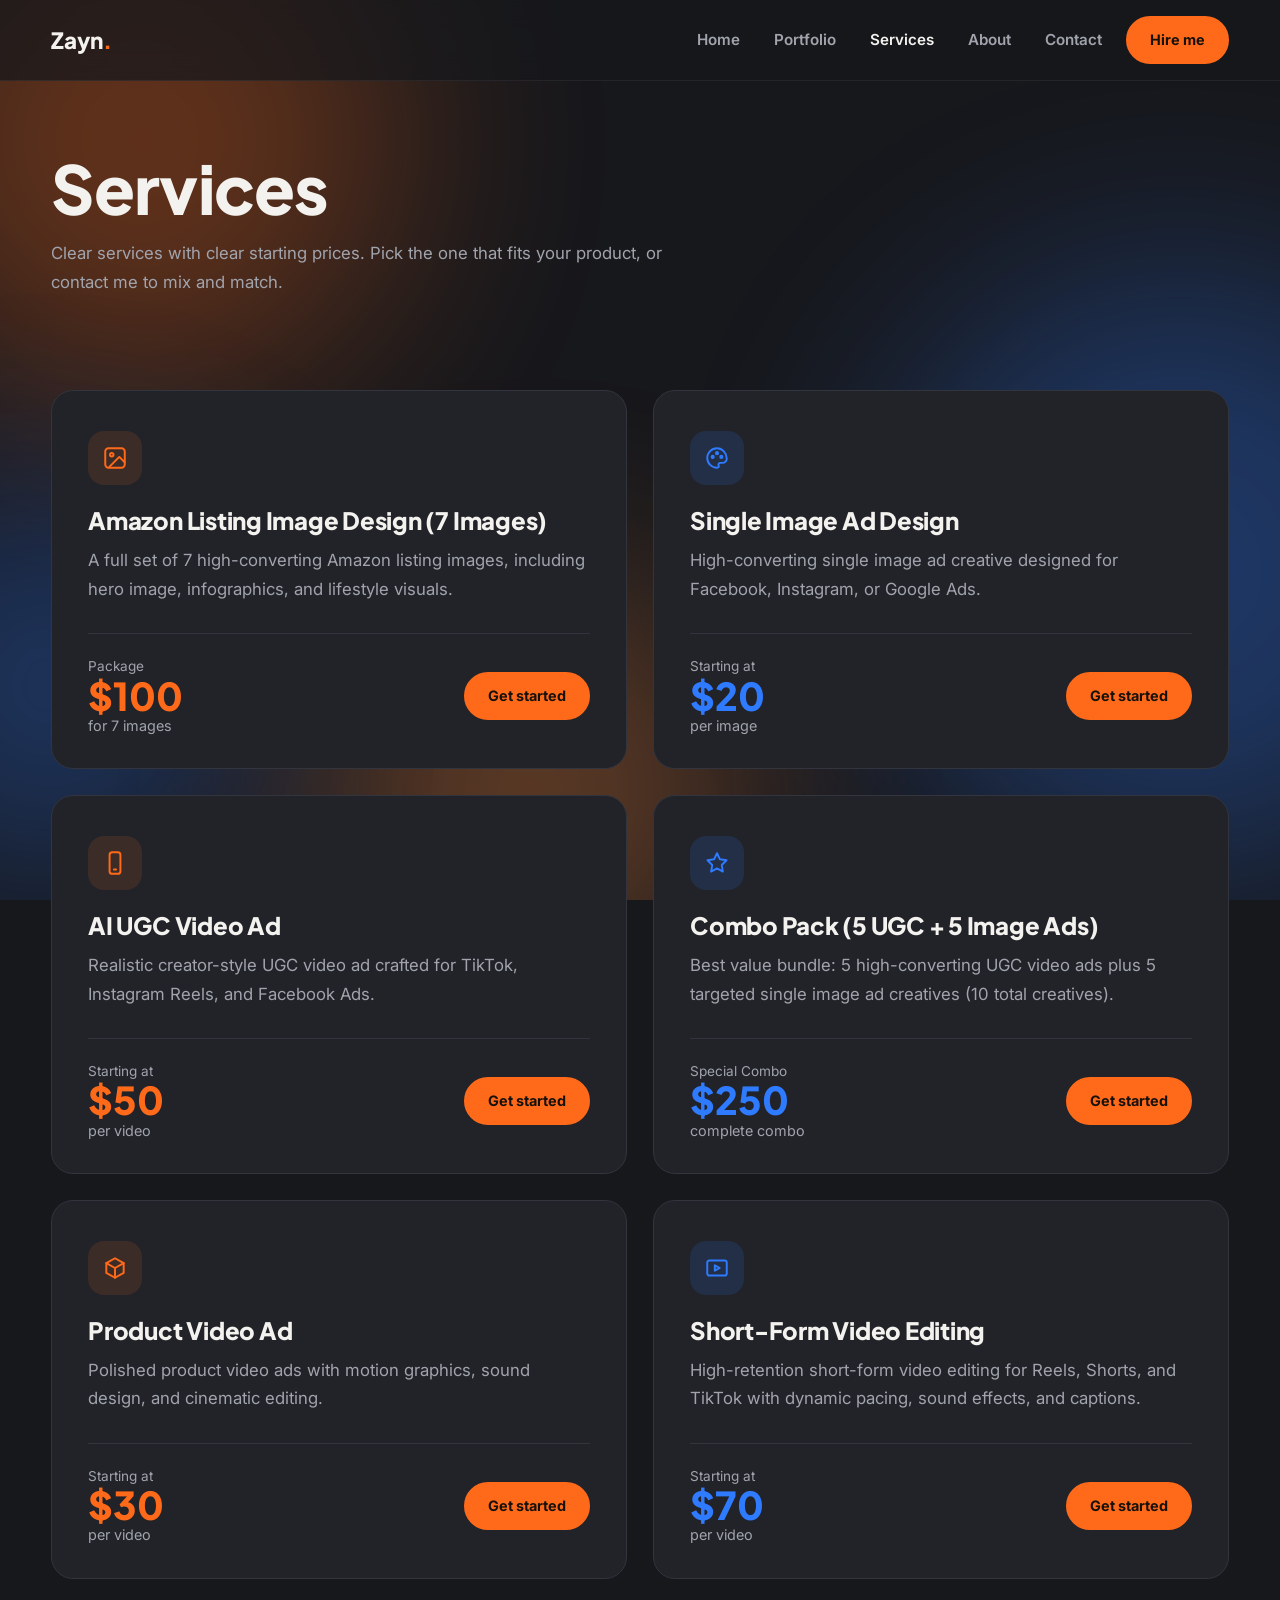
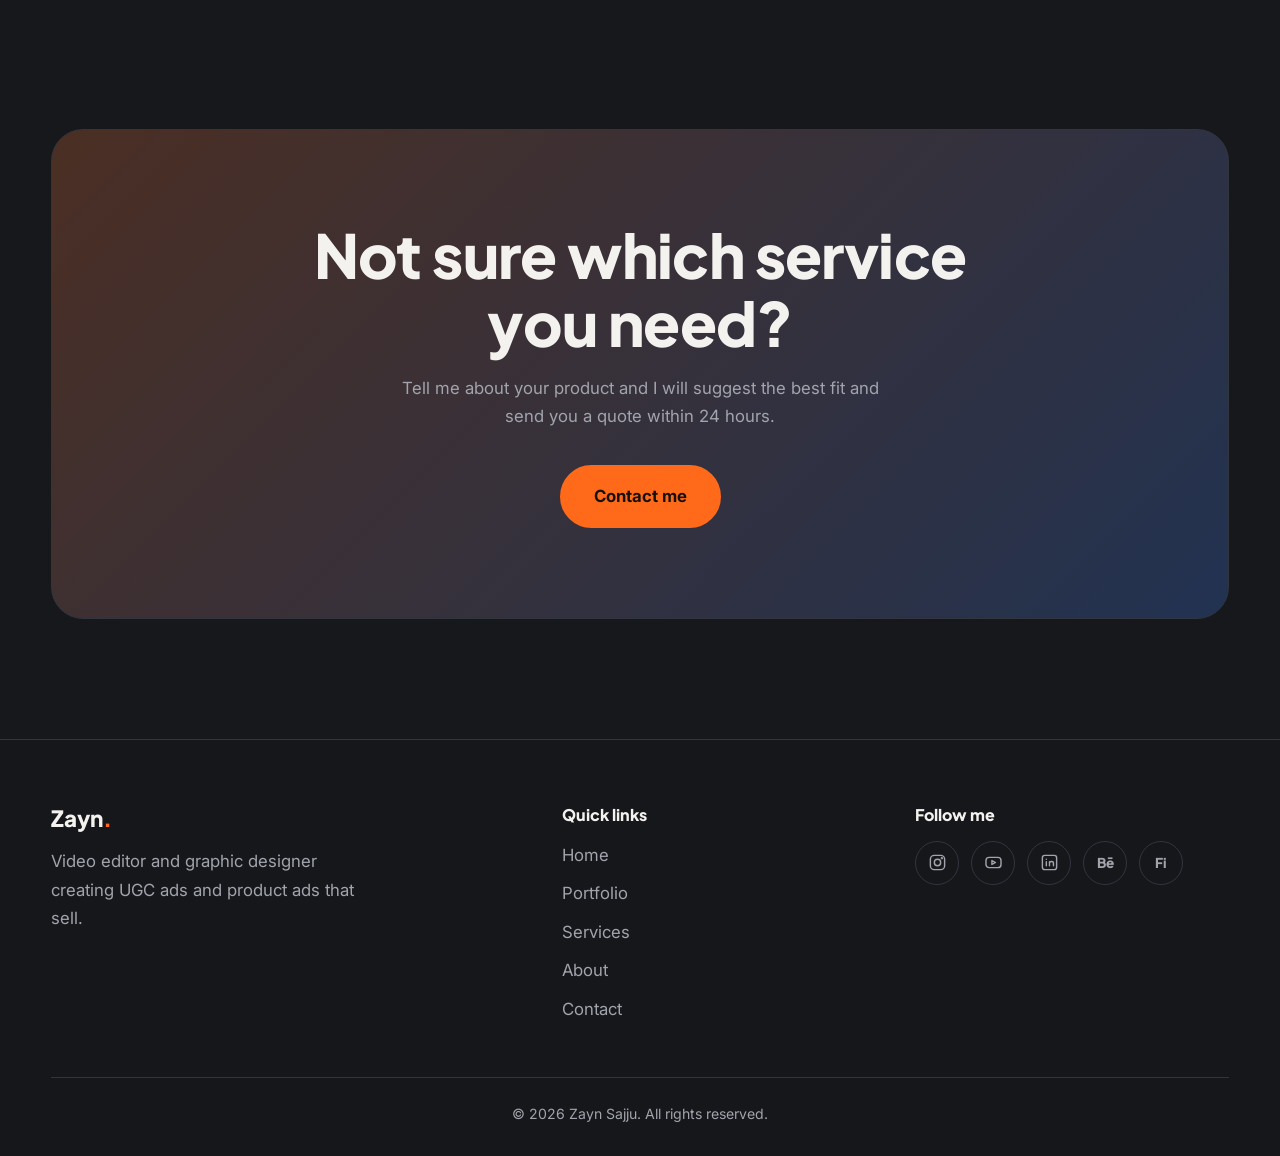
<file: services.html>
<!DOCTYPE html>
<html lang="en">
<head>
<meta charset="UTF-8"><meta name="viewport" content="width=device-width,initial-scale=1">
<title>Services | Zayn Sajju</title>
<meta name="description" content="Amazon listing images ($100 for 7), UGC video ads from $50, product video ads from $30, short form video editing from $70, and combo deals by Zayn Sajju.">
<link rel="preconnect" href="https://fonts.googleapis.com"><link rel="preconnect" href="https://fonts.gstatic.com" crossorigin>
<link href="https://fonts.googleapis.com/css2?family=Inter:wght@400;500;600;700&family=Plus+Jakarta+Sans:wght@700;800&display=swap" rel="stylesheet">
<link rel="stylesheet" href="css/style.css">
<script>document.documentElement.classList.add("cms-wait");setTimeout(function(){document.documentElement.classList.remove("cms-wait")},2500)</script>
</head>
<body data-page="services">
<div class="bg" aria-hidden="true"><i class="orb o1"></i><i class="orb o2"></i><i class="orb o3"></i><i class="orb o4"></i></div>

<header class="nav">
  <a class="logo" href="index.html">Zayn<span>.</span></a>
  <nav id="menu"><a href="index.html">Home</a><a href="portfolio.html">Portfolio</a><a class="active" href="services.html">Services</a><a href="about.html">About</a><a href="contact.html">Contact</a></nav>
  <a class="btn sm" href="mailto:workbykawsar@gmail.com?subject=Hire%20Me%20-%20Zayn">Hire me</a>
  <button class="burger" aria-label="Open menu">&#9776;</button>
</header>

<main>
<section class="p-head"><div class="wrap"><div class="sec-h reveal"><h1>Services</h1><p>Clear services with clear starting prices. Pick the one that fits your product, or contact me to mix and match.</p></div></div></section>
<section class="p-main"><div class="wrap"><div class="sv-grid" data-stagger><article class="sv"><div class="ico"><svg viewBox="0 0 24 24"><rect x="3" y="3" width="18" height="18" rx="3"/><circle cx="9" cy="9" r="1.6"/><path d="M21 16l-5-5-9 9"/></svg></div><h3>Amazon Listing Image Design (7 Images)</h3><p>A full set of 7 high-converting Amazon listing images, including hero image, infographics, and lifestyle visuals.</p><div class="sv-foot"><div class="price"><small>Package</small><b>$100</b><span>for 7 images</span></div><a class="btn sm" href="contact.html">Get started</a></div></article><article class="sv"><div class="ico"><svg viewBox="0 0 24 24"><path d="M12 3a9 9 0 100 18c1.5 0 2-1 1.5-2-.6-1.2.2-2.5 1.6-2.5H17a4 4 0 004-4c0-5-4-9.5-9-9.5z"/><circle cx="8" cy="11" r="1"/><circle cx="12" cy="7.5" r="1"/><circle cx="16" cy="11" r="1"/></svg></div><h3>Single Image Ad Design</h3><p>High-converting single image ad creative designed for Facebook, Instagram, or Google Ads.</p><div class="sv-foot"><div class="price"><small>Starting at</small><b>$20</b><span>per image</span></div><a class="btn sm" href="contact.html">Get started</a></div></article><article class="sv"><div class="ico"><svg viewBox="0 0 24 24"><rect x="7" y="2" width="10" height="20" rx="2.5"/><path d="M11 18h2"/></svg></div><h3>AI UGC Video Ad</h3><p>Realistic creator-style UGC video ad crafted for TikTok, Instagram Reels, and Facebook Ads.</p><div class="sv-foot"><div class="price"><small>Starting at</small><b>$50</b><span>per video</span></div><a class="btn sm" href="contact.html">Get started</a></div></article><article class="sv"><div class="ico"><svg viewBox="0 0 24 24"><path d="M12 3l2.7 5.6 6.1.9-4.4 4.3 1 6.1L12 17l-5.4 2.9 1-6.1L3.2 9.5l6.1-.9z"/></svg></div><h3>Combo Pack (5 UGC + 5 Image Ads)</h3><p>Best value bundle: 5 high-converting UGC video ads plus 5 targeted single image ad creatives (10 total creatives).</p><div class="sv-foot"><div class="price"><small>Special Combo</small><b>$250</b><span>complete combo</span></div><a class="btn sm" href="contact.html">Get started</a></div></article><article class="sv"><div class="ico"><svg viewBox="0 0 24 24"><path d="M12 3l8 4.5v9L12 21l-8-4.5v-9z"/><path d="M12 12l8-4.5M12 12v9M12 12L4 7.5"/></svg></div><h3>Product Video Ad</h3><p>Polished product video ads with motion graphics, sound design, and cinematic editing.</p><div class="sv-foot"><div class="price"><small>Starting at</small><b>$30</b><span>per video</span></div><a class="btn sm" href="contact.html">Get started</a></div></article><article class="sv"><div class="ico"><svg viewBox="0 0 24 24"><rect x="3" y="5" width="18" height="14" rx="2"/><path d="M10 9.5v5l4.5-2.5z"/></svg></div><h3>Short-Form Video Editing</h3><p>High-retention short-form video editing for Reels, Shorts, and TikTok with dynamic pacing, sound effects, and captions.</p><div class="sv-foot"><div class="price"><small>Starting at</small><b>$70</b><span>per video</span></div><a class="btn sm" href="contact.html">Get started</a></div></article></div></div></section>
<section class="cta"><div class="wrap"><div class="cta-box reveal"><h2>Not sure which service you need?</h2><p>Tell me about your product and I will suggest the best fit and send you a quote within 24 hours.</p><a class="btn" href="contact.html">Contact me</a></div></div></section>
</main>

<footer>
  <div class="wrap">
    <div class="f-grid">
      <div><a class="logo" href="index.html">Zayn<span>.</span></a><p>Video editor and graphic designer creating UGC ads and product ads that sell.</p></div>
      <div><h4>Quick links</h4><ul><li><a href="index.html">Home</a></li><li><a href="portfolio.html">Portfolio</a></li><li><a href="services.html">Services</a></li><li><a href="about.html">About</a></li><li><a href="contact.html">Contact</a></li></ul></div>
      <div><h4>Follow me</h4><div class="social">
        <a href="#" aria-label="Instagram"><svg viewBox="0 0 24 24"><rect x="3" y="3" width="18" height="18" rx="5"/><circle cx="12" cy="12" r="4"/><circle cx="17.5" cy="6.5" r=".6"/></svg></a>
        <a href="#" aria-label="YouTube"><svg viewBox="0 0 24 24"><rect x="2.5" y="5.5" width="19" height="13" rx="4"/><path d="M10 9.5v5l4.5-2.5z"/></svg></a>
        <a href="#" aria-label="LinkedIn"><svg viewBox="0 0 24 24"><rect x="3" y="3" width="18" height="18" rx="3"/><path d="M8 11v5M8 8v.01M12 16v-5M12 13c0-3 5-3 5 0v3"/></svg></a>
        <a href="#" aria-label="Behance">Bē</a></div></div>
    </div>
    <p class="copy">&copy; 2026 Zayn Sajju. All rights reserved.</p>
  </div>
</footer>
<script src="js/shared.js"></script><script src="js/cms.js"></script><script src="js/main.js"></script>
</body>
</html>
</file>
<file: css/style.css>
/* Zayn Sajju - shared design system (used by every page) */
:root{--bg-rgb:23,24,28;--bg2-rgb:30,32,38;--deep-rgb:16,17,20;--or-rgb:255,106,26;--bl-rgb:47,123,255;--or2:#ff8a3d;--dim:#6d717c;--deep:#101114;--on:#17110c;--bg:#17181c;--bg2:#1e2026;--card:#212329;--line:#32353e;--tx:#f4f2ee;--mut:#a1a4ad;--or:#ff6a1a;--bl:#2f7bff;
--fd:'Plus Jakarta Sans',system-ui,-apple-system,'Segoe UI',Arial,sans-serif;--fb:'Inter',system-ui,-apple-system,'Segoe UI',Arial,sans-serif;--ease:cubic-bezier(.2,.7,.2,1);--r:22px}
*{box-sizing:border-box;margin:0;padding:0}
html{scroll-behavior:smooth}
body{background:var(--bg);color:var(--tx);font:400 1.05rem/1.7 var(--fb);overflow-x:hidden}
img{max-width:100%;display:block}a{color:inherit;text-decoration:none}
:focus-visible{outline:2px solid var(--bl);outline-offset:3px}
h1,h2,h3{font-family:var(--fd);line-height:1.12;letter-spacing:-.01em;font-weight:800}
.wrap{width:min(1180px,92%);margin:auto}
section{padding:110px 0;position:relative}
.sec-h{max-width:640px;margin-bottom:56px}
.sec-h h2{font-size:clamp(2rem,4.4vw,3.2rem);margin-bottom:14px}
.sec-h p{color:var(--mut)}
.center{text-align:center;margin-inline:auto}

/* drifting blurred background */
.bg{position:fixed;inset:0;z-index:-1;overflow:hidden;pointer-events:none}
.orb{position:absolute;border-radius:50%;filter:blur(110px);opacity:.32;will-change:transform;animation:drift 26s ease-in-out infinite alternate,pulse 9s ease-in-out infinite}
.o1{width:520px;height:520px;background:var(--or);top:-120px;left:-120px}
.o2{width:600px;height:600px;background:var(--bl);top:30%;right:-200px;animation-duration:32s,11s}
.o3{width:420px;height:420px;background:var(--or2);bottom:-100px;left:25%;animation-duration:29s,8s}
.o4{width:380px;height:380px;background:var(--bl);top:55%;left:-140px;animation-duration:35s,12s}
@keyframes drift{to{transform:translate(110px,70px) scale(1.12)}}
@keyframes pulse{50%{opacity:.16}}

/* nav */
.nav{position:fixed;top:0;left:0;right:0;z-index:50;display:flex;align-items:center;justify-content:space-between;gap:24px;padding:16px 4%;background:rgba(var(--bg-rgb),.72);backdrop-filter:blur(14px);border-bottom:1px solid rgba(255,255,255,.06)}
.logo{font:800 1.4rem var(--fd)}.logo span{color:var(--or)}
.nav nav{display:flex;gap:34px;margin-left:auto}
.nav nav a{font-weight:600;font-size:.95rem;color:var(--mut);transition:color .25s}
.nav nav a:hover,.nav nav a.active{color:var(--tx)}
.burger{display:none;background:none;border:0;color:var(--tx);font-size:1.7rem;cursor:pointer}

/* buttons */
.btn{display:inline-block;padding:15px 32px;border-radius:999px;font-weight:700;background:var(--or);color:var(--on);border:2px solid var(--or);transition:transform .3s var(--ease),box-shadow .3s,background .3s,color .3s;cursor:pointer}
.btn:hover{transform:translateY(-3px);box-shadow:0 14px 34px -10px rgba(var(--or-rgb),.7)}
.btn.ghost{background:transparent;color:var(--tx);border-color:var(--line)}
.btn.ghost:hover{border-color:var(--bl);box-shadow:0 14px 34px -12px rgba(var(--bl-rgb),.7)}
.btn.sm{padding:10px 22px;font-size:.9rem}

/* hero */
.hero{min-height:100vh;display:flex;align-items:center;padding:130px 0 80px}
.hero .wrap{display:grid;grid-template-columns:1.1fr .9fr;gap:60px;align-items:center}
.role{color:var(--or);font-weight:700;margin-bottom:18px}
.hero h1{font-size:clamp(2.8rem,7vw,5.4rem);line-height:1.08;margin-bottom:22px}
.tag{font:700 clamp(1.25rem,2.2vw,1.6rem)/1.4 var(--fd);max-width:520px;margin-bottom:18px}
.hero p.sub{color:var(--mut);max-width:480px;margin-bottom:36px}
.cta-row{display:flex;gap:16px;flex-wrap:wrap}
.photo-wrap{position:relative;max-width:440px;margin-left:auto;width:100%}
.photo-wrap::before{content:"";position:absolute;inset:-6%;border-radius:40px;background:linear-gradient(135deg,var(--or),var(--bl));filter:blur(60px);opacity:.5;animation:pulse 7s ease-in-out infinite}
.frame{position:relative;padding:3px;border-radius:30px;background:linear-gradient(135deg,var(--or),var(--bl))}
.frame img{border-radius:27px;aspect-ratio:4/5;object-fit:cover;width:100%}
.photo-wrap .frame{animation:wipe 1.5s .25s var(--ease) both}
@keyframes wipe{from{clip-path:inset(0 100% 0 0 round 30px);opacity:0}30%{opacity:1}to{clip-path:inset(0 0 0 0 round 30px);opacity:1}}
.chip{position:absolute;left:-28px;bottom:42px;background:rgba(var(--bg2-rgb),.9);backdrop-filter:blur(10px);border:1px solid var(--line);padding:12px 20px;border-radius:16px;font-weight:700;animation:fadeUp .9s 1.5s var(--ease) both}
.chip b{color:var(--or);font-size:1.3rem;margin-right:6px}
@keyframes fadeUp{from{opacity:0;transform:translateY(18px)}}
.hero .wrap>div:first-child>*{animation:fadeUp .9s var(--ease) both}
.hero .wrap>div:first-child>*:nth-child(2){animation-delay:.12s}.hero .wrap>div:first-child>*:nth-child(3){animation-delay:.24s}
.hero .wrap>div:first-child>*:nth-child(4){animation-delay:.36s}.hero .wrap>div:first-child>*:nth-child(5){animation-delay:.48s}

/* stats */
.stats{padding:70px 0}
.stat-grid{display:grid;grid-template-columns:repeat(4,1fr);background:var(--bg2);border:1px solid var(--line);border-radius:var(--r)}
.stat{padding:44px 20px;text-align:center}
.stat+.stat{border-left:1px solid var(--line)}
.num{font:800 clamp(2.4rem,5vw,3.8rem)/1 var(--fd);color:var(--or)}
.stat:nth-child(even) .num{color:var(--bl)}
.stat p{color:var(--mut);margin-top:10px;font-weight:600}

/* services */
.svc-grid{display:grid;grid-template-columns:repeat(4,1fr);gap:22px}
.svc{background:var(--card);border:1px solid var(--line);border-radius:var(--r);padding:34px 28px}
.svc:hover{translate:0 -8px;border-color:var(--or);box-shadow:0 24px 50px -30px var(--or)}
.svc:nth-child(even):hover{border-color:var(--bl);box-shadow:0 24px 50px -30px var(--bl)}
.ico{width:54px;height:54px;border-radius:16px;display:grid;place-items:center;background:rgba(var(--or-rgb),.12);color:var(--or);margin-bottom:22px}
.svc:nth-child(even) .ico{background:rgba(var(--bl-rgb),.14);color:var(--bl)}
.ico svg{width:26px;height:26px;fill:none;stroke:currentColor;stroke-width:1.8;stroke-linecap:round;stroke-linejoin:round}
.svc h3{font-size:1.25rem;margin-bottom:10px}.svc p{color:var(--mut);font-size:.96rem;line-height:1.6}

/* work */
.work-grid{display:grid;grid-template-columns:repeat(3,1fr);gap:22px}
.work{position:relative;border-radius:var(--r);overflow:hidden;aspect-ratio:8/5;background:var(--card);cursor:pointer}
.work img{width:100%;height:100%;object-fit:cover;transition:transform .8s var(--ease)}
.work:hover img{transform:scale(1.12)}.work:hover{translate:0 -6px;box-shadow:0 28px 50px -28px rgba(0,0,0,.9)}
.work figcaption{position:absolute;inset:auto 0 0;padding:70px 22px 20px;background:linear-gradient(transparent,rgba(var(--deep-rgb),.88));font-weight:700}
.work figcaption small{display:block;color:var(--or);font-weight:600;font-size:.82rem}
.more{text-align:center;margin-top:52px}

/* testimonials */
.t-slider{max-width:780px;margin:auto;overflow:hidden;border-radius:var(--r)}
.t-track{display:flex;transition:transform .8s var(--ease)}
.t-card{flex:0 0 100%;padding:48px clamp(24px,5vw,56px);background:var(--card);border:1px solid var(--line);border-radius:var(--r)}
.stars{color:var(--or);letter-spacing:4px;margin-bottom:18px}
.t-card blockquote{font:600 clamp(1.15rem,2.2vw,1.45rem)/1.5 var(--fb);margin-bottom:28px}
.who{display:flex;align-items:center;gap:14px}
.av{width:48px;height:48px;border-radius:50%;display:grid;place-items:center;font:800 1rem var(--fd);background:linear-gradient(135deg,var(--or),var(--bl));color:var(--on)}
.who small{display:block;color:var(--mut)}
.t-ctrl{display:flex;justify-content:center;align-items:center;gap:18px;margin-top:28px}
.t-ctrl button{width:44px;height:44px;border-radius:50%;border:1px solid var(--line);background:none;color:var(--tx);font-size:1.1rem;cursor:pointer;transition:border-color .25s,color .25s}
.t-ctrl button:hover{border-color:var(--or);color:var(--or)}
.dots{display:flex;gap:10px}.dots i{width:9px;height:9px;border-radius:9px;background:var(--line);cursor:pointer;transition:width .4s var(--ease),background .4s}
.dots i.on{width:28px;background:var(--or)}

/* brands marquee */
.brands{padding:70px 0}
.brands .sec-h{margin-bottom:34px}
.marquee{overflow:hidden;-webkit-mask:linear-gradient(90deg,transparent,#000 12%,#000 88%,transparent);mask:linear-gradient(90deg,transparent,#000 12%,#000 88%,transparent)}
.m-track{display:flex;width:max-content;animation:scroll 34s linear infinite}
.marquee:hover .m-track{animation-play-state:paused}
.m-track span{font:800 1.7rem var(--fd);color:var(--dim);padding:0 46px;white-space:nowrap;transition:color .3s}
.m-track span:hover{color:var(--tx)}
@keyframes scroll{to{transform:translateX(-50%)}}

/* closing cta + footer */
.cta{padding:60px 0 120px}
.cta-box{text-align:center;padding:90px 6%;border-radius:32px;background:linear-gradient(135deg,rgba(var(--or-rgb),.2),rgba(var(--bl-rgb),.2)),var(--bg2);border:1px solid var(--line)}
.cta-box h2{font-size:clamp(2.2rem,5vw,3.8rem);max-width:760px;margin:0 auto 18px}
.cta-box p{color:var(--mut);max-width:520px;margin:0 auto 34px}
footer{border-top:1px solid var(--line);padding:64px 0 30px;background:rgba(var(--bg-rgb),.8)}
.f-grid{display:grid;grid-template-columns:1.5fr 1fr 1fr;gap:40px;margin-bottom:44px}
.f-grid p{color:var(--mut);max-width:320px;margin-top:12px}
.f-grid h4{font:800 1rem var(--fd);margin-bottom:16px}
.f-grid li{list-style:none;margin-bottom:10px}.f-grid li a{color:var(--mut);transition:color .25s}.f-grid li a:hover{color:var(--or)}
.social{display:flex;gap:12px}
.social a{width:44px;height:44px;border-radius:50%;border:1px solid var(--line);display:grid;place-items:center;color:var(--mut);font:800 .85rem var(--fd);transition:all .3s var(--ease)}
.social a:hover{color:#fff;border-color:var(--bl);background:var(--bl);transform:translateY(-3px)}
.social svg{width:19px;height:19px;fill:none;stroke:currentColor;stroke-width:1.8;stroke-linecap:round;stroke-linejoin:round}
.copy{color:var(--mut);font-size:.88rem;border-top:1px solid var(--line);padding-top:24px;text-align:center}
.soon{min-height:100vh;display:grid;place-items:center;text-align:center;padding:140px 0 80px}
.soon h1{font-size:clamp(2.6rem,7vw,5rem);margin-bottom:16px}.soon p{color:var(--mut);margin-bottom:30px}

/* scroll reveal (only hides content when JS is running) */
.js .reveal{opacity:0;transform:translateY(46px);transition:opacity .9s var(--ease) var(--d,0s),transform .9s var(--ease) var(--d,0s),translate .4s var(--ease),border-color .4s,box-shadow .4s}
.js .reveal.in{opacity:1;transform:none}

@media(max-width:980px){
.hero .wrap{grid-template-columns:1fr;text-align:center}.hero .sub,.tag{margin-inline:auto}.cta-row{justify-content:center}
.photo-wrap{margin:20px auto 0;max-width:360px;order:-1}.chip{left:-8px}
.svc-grid,.stat-grid{grid-template-columns:1fr 1fr}.stat:nth-child(3){border-left:0}.stat:nth-child(n+3){border-top:1px solid var(--line)}
.work-grid{grid-template-columns:1fr 1fr}
.burger{display:block}.nav>.btn{display:none}
.nav nav{position:absolute;top:100%;left:0;right:0;flex-direction:column;gap:0;background:rgba(var(--bg-rgb),.97);max-height:0;overflow:hidden;transition:max-height .4s var(--ease)}
.nav nav.open{max-height:400px}.nav nav a{padding:16px 6%;border-top:1px solid var(--line)}}
@media(max-width:600px){section{padding:80px 0}.svc-grid,.f-grid{grid-template-columns:1fr}.stat{padding:32px 10px}}
@media(prefers-reduced-motion:reduce){*,*::before,*::after{animation:none!important;transition:none!important}.js .reveal{opacity:1;transform:none}}

/* ===== Portfolio page ===== */
.p-head{padding:150px 0 30px}
.p-head .sec-h{margin-bottom:34px}.sec-h h1{font-size:clamp(2.4rem,6vw,4.2rem);margin-bottom:14px}
.p-main{padding:30px 0 90px}
.tabs{position:relative;display:inline-flex;max-width:100%;overflow-x:auto;scrollbar-width:none;background:var(--bg2);border:1px solid var(--line);border-radius:999px;padding:6px}
.tabs::-webkit-scrollbar{display:none}
.tab-hl{position:absolute;top:6px;bottom:6px;left:0;width:0;border-radius:999px;background:linear-gradient(120deg,var(--or),var(--or2));box-shadow:0 10px 30px -10px rgba(var(--or-rgb),.8);transition:transform .55s var(--ease),width .55s var(--ease)}
.tab{position:relative;z-index:1;padding:12px 24px;background:none;border:0;color:var(--mut);font:700 .95rem var(--fb);cursor:pointer;white-space:nowrap;border-radius:999px;transition:color .35s}
.tab:hover{color:var(--tx)}.tab.on{color:var(--on)}
.pgrid{display:grid;grid-template-columns:repeat(3,1fr);gap:26px;transition:opacity .28s,filter .28s,transform .28s}
.pgrid.swap{opacity:0;filter:blur(8px);transform:translateY(10px)}
.pcard{background:var(--card);border:1px solid var(--line);border-radius:var(--r);overflow:hidden;cursor:pointer}
.pcard:hover,.pcard:focus-visible{translate:0 -8px;border-color:var(--or);box-shadow:0 28px 60px -28px rgba(var(--or-rgb),.55)}
.pcard:nth-child(3n+2):hover{border-color:var(--bl);box-shadow:0 28px 60px -28px rgba(var(--bl-rgb),.6)}
.pthumb{position:relative;aspect-ratio:4/3;overflow:hidden;background:var(--deep)}
.pthumb img{width:100%;height:100%;object-fit:cover;transition:transform .8s var(--ease)}
.pcard:hover .pthumb img{transform:scale(1.08)}
.play{position:absolute;right:14px;top:14px;width:36px;height:36px;border-radius:50%;background:rgba(var(--deep-rgb),.7);backdrop-filter:blur(6px)}
.play::after{content:"";position:absolute;left:14px;top:10px;border:8px solid transparent;border-left:12px solid #fff;border-right:0}
.pbody{padding:22px 24px 26px}
.pbody small{color:var(--or);font-weight:700;font-size:.82rem}
.pbody h3{font-size:1.2rem;margin:6px 0 8px}.pbody p{color:var(--mut);font-size:.94rem;line-height:1.55}
/* lightbox */
.lb{position:fixed;inset:0;z-index:100;display:grid;place-items:center;padding:24px;background:rgba(var(--deep-rgb),.8);backdrop-filter:blur(14px);opacity:0;visibility:hidden;transition:opacity .4s,visibility .4s}
.lb.open{opacity:1;visibility:visible}
.lb-panel{width:min(1000px,100%);max-height:90vh;overflow:auto;display:grid;grid-template-columns:1.5fr 1fr;background:var(--card);border:1px solid var(--line);border-radius:26px;transform:translateY(20px) scale(.97);transition:transform .5s var(--ease)}
.lb.open .lb-panel{transform:none}
.lb-media{position:relative;display:grid;place-items:center;min-height:300px;background:var(--deep)}
.lb-media img,.lb-media video{width:100%;height:100%;object-fit:contain;max-height:80vh}
.vnote{position:absolute;left:16px;right:16px;bottom:14px;text-align:center;font-size:.85rem;color:var(--mut);background:rgba(var(--deep-rgb),.75);border-radius:12px;padding:8px}
.bigplay{position:absolute;width:76px;height:76px;border-radius:50%;background:rgba(255,255,255,.92)}
.bigplay::after{content:"";position:absolute;left:30px;top:22px;border:16px solid transparent;border-left:24px solid #16181d;border-right:0}
.lb-info{padding:38px 32px;display:flex;flex-direction:column;justify-content:center;gap:14px}
.lb-info small{color:var(--or);font-weight:700}.lb-info h2{font-size:1.8rem}.lb-info p{color:var(--mut);margin-bottom:10px}
.lb-info .btn{align-self:flex-start}
.lb-x{position:absolute;top:22px;right:26px;z-index:2;width:46px;height:46px;border-radius:50%;border:1px solid var(--line);background:rgba(var(--bg2-rgb),.9);color:var(--tx);font-size:1rem;cursor:pointer;transition:border-color .3s,color .3s}
.lb-x:hover{border-color:var(--or);color:var(--or)}
.slider-controls{display:none}
@media(max-width:980px){.pgrid{grid-template-columns:1fr 1fr}.lb-panel{grid-template-columns:1fr}}
@media(max-width:768px){
  .slider-controls{display:flex;align-items:center;justify-content:space-between;margin:0 0 16px;padding:0 4px}
  .slide-hint{display:inline-flex;align-items:center;gap:7px;font-size:.85rem;font-weight:700;color:var(--or)}
  .slide-arrows{display:flex;gap:8px}
  .slider-btn{width:36px;height:36px;border-radius:50%;border:1px solid var(--line);background:var(--card);color:var(--tx);font-size:1.1rem;display:grid;place-items:center;cursor:pointer;transition:.2s}
  .slider-btn:active{background:var(--or);color:#fff;border-color:var(--or);transform:scale(.94)}

  /* Horizontal swipe slider for Portfolio & Featured Work on mobile */
  .pgrid, .work-grid {
    display: flex !important;
    flex-direction: row !important;
    flex-wrap: nowrap !important;
    overflow-x: auto !important;
    overflow-y: hidden !important;
    scroll-snap-type: x mandatory !important;
    -webkit-overflow-scrolling: touch !important;
    gap: 16px !important;
    padding: 8px 16px 20px !important;
    margin-left: -5% !important;
    margin-right: -5% !important;
    padding-left: 5% !important;
    padding-right: 5% !important;
    scroll-padding: 0 5%;
    scrollbar-width: thin;
    scrollbar-color: var(--or) transparent;
  }
  .pgrid::-webkit-scrollbar, .work-grid::-webkit-scrollbar {
    height: 4px;
  }
  .pgrid::-webkit-scrollbar-track, .work-grid::-webkit-scrollbar-track {
    background: rgba(255,255,255,0.06);
    border-radius: 99px;
  }
  .pgrid::-webkit-scrollbar-thumb, .work-grid::-webkit-scrollbar-thumb {
    background: var(--or);
    border-radius: 99px;
  }
  .pcard, .work {
    flex: 0 0 82% !important;
    max-width: 320px !important;
    min-width: 260px !important;
    scroll-snap-align: start !important;
    opacity: 1 !important;
    transform: none !important;
  }
  .pcard .pthumb {
    aspect-ratio: 16/10 !important;
  }
  .work {
    aspect-ratio: 16/10 !important;
  }
  .p-head{padding-top:120px}.tab{padding:11px 18px}
  .lb{padding:12px !important}
  .lb-panel{grid-template-columns:1fr !important;border-radius:20px !important;max-height:92vh !important}
  .lb-media{min-height:220px !important;max-height:52vh !important}
  .lb-info{padding:22px 18px 26px !important}
  .lb-info h2{font-size:1.4rem !important}
  .lb-x{top:14px !important;right:14px !important;width:38px !important;height:38px !important}
}

/* ===== About page ===== */
.about-hero{padding:150px 0 50px}
.about-hero .wrap{display:grid;grid-template-columns:.85fr 1.15fr;gap:70px;align-items:center}
.about-hero .photo-wrap{margin:0}
.story h1{font-size:clamp(2.4rem,5.5vw,4rem);margin-bottom:24px}
.story>p{color:var(--mut);margin-bottom:18px;max-width:560px}
.story>p.role{color:var(--or)}
.eq{display:flex;flex-wrap:wrap;align-items:center;gap:12px;margin-top:30px}
.eq em{font-style:normal;color:var(--mut);font-weight:700}
.pill{padding:12px 22px;border-radius:999px;background:var(--bg2);border:1px solid var(--line);font-weight:700}
.pill.hot{background:linear-gradient(120deg,var(--or),var(--or2));color:var(--on);border-color:transparent}
.mission{padding:76px 6%;border-radius:32px;text-align:center;background:var(--bg2);border:1px solid var(--line)}
.mission h2{font-size:clamp(1.8rem,3.4vw,2.4rem);margin-bottom:18px;color:var(--or)}
.mission p{font:700 clamp(1.35rem,2.8vw,2.1rem)/1.4 var(--fd);max-width:860px;margin:auto}
/* timeline */
.tl{position:relative;max-width:920px;margin:auto}
.tl::before{content:"";position:absolute;left:50%;top:10px;bottom:10px;width:2px;translate:-50% 0;background:linear-gradient(var(--or),var(--bl));opacity:.3}
.tl-item{--c:var(--or-rgb);position:relative;display:grid;grid-template-columns:1fr 1fr;column-gap:84px;margin-bottom:46px}
.tl-item:nth-child(even){--c:var(--bl-rgb)}
.tl-card{grid-column:1;background:var(--card);border:1px solid var(--line);border-radius:var(--r);padding:26px 28px}
.tl-item:nth-child(even) .tl-card{grid-column:2}
.tl-item:hover .tl-card{border-color:rgb(var(--c))}
.tl-card small{color:rgb(var(--c));font-weight:700}
.tl-card h3{font-size:1.2rem;margin:4px 0 8px}.tl-card p{color:var(--mut);font-size:.96rem;line-height:1.55}
.tl-node{position:absolute;left:50%;top:22px;translate:-50% 0;width:46px;height:46px;border-radius:50%;display:grid;place-items:center;background:var(--bg);border:2px solid rgb(var(--c));color:rgb(var(--c));font:800 1rem var(--fd);z-index:1}
.tl-item.in .tl-node{animation:halo 4.5s ease-in-out infinite}
@keyframes halo{50%{box-shadow:0 0 30px 6px rgba(var(--c),.45)}}
/* skills */
.skills{max-width:820px;margin:auto;display:grid;gap:30px}
.sk-top{display:flex;justify-content:space-between;font-weight:700;margin-bottom:10px}.sk-top b{color:var(--or)}
.bar{height:14px;border-radius:99px;background:var(--bg2);border:1px solid var(--line);overflow:hidden}
.fill{display:block;height:100%;width:0;border-radius:99px;background:linear-gradient(90deg,var(--or),var(--bl));box-shadow:0 0 18px rgba(var(--or-rgb),.45);transition:width 1.7s var(--ease) calc(var(--d,0s) + .3s)}
.skill.in .fill,html:not(.js) .fill{width:var(--v)}
@media(max-width:980px){.about-hero .wrap{grid-template-columns:1fr;gap:44px}.about-hero .photo-wrap{max-width:340px;margin:0 auto}}
@media(max-width:700px){.tl::before{left:23px}.tl-item{grid-template-columns:1fr;padding-left:64px;margin-bottom:30px}.tl-card,.tl-item:nth-child(even) .tl-card{grid-column:1}.tl-node{left:23px}}

/* ===== Services page ===== */
.sv-grid{display:grid;grid-template-columns:repeat(2,1fr);gap:26px}
.sv{display:flex;flex-direction:column;background:var(--card);border:1px solid var(--line);border-radius:var(--r);padding:40px 36px 34px}
.sv:hover{translate:0 -8px;border-color:var(--or);box-shadow:0 30px 60px -30px rgba(var(--or-rgb),.6)}
.sv:nth-child(even):hover{border-color:var(--bl);box-shadow:0 30px 60px -30px rgba(var(--bl-rgb),.65)}
.sv:nth-child(even) .ico{background:rgba(var(--bl-rgb),.14);color:var(--bl)}
.sv h3{font-size:1.5rem;margin-bottom:12px}.sv p{color:var(--mut);margin-bottom:30px}
.sv-foot{margin-top:auto;padding-top:24px;border-top:1px solid var(--line);display:flex;align-items:center;justify-content:space-between;gap:18px;flex-wrap:wrap}
.price{display:flex;flex-direction:column;line-height:1.2}
.price small{color:var(--mut);font-size:.85rem}
.price b{font:800 2.4rem/1.1 var(--fd);color:var(--or)}
.sv:nth-child(even) .price b{color:var(--bl)}
.price span{color:var(--mut);font-size:.9rem}
@media(max-width:800px){.sv-grid{grid-template-columns:1fr}.sv{padding:32px 26px 28px}}

/* ===== Contact page ===== */
.c-grid{display:grid;grid-template-columns:.8fr 1.2fr;gap:30px;align-items:start}
.c-info,.c-form{background:var(--card);border:1px solid var(--line);border-radius:28px;padding:40px}
.c-info h3{font-size:1.15rem;margin-bottom:6px}.c-info h3.sp{margin-top:34px;margin-bottom:14px}
.mail{display:inline-block;font:800 clamp(1.1rem,2.2vw,1.4rem) var(--fd);word-break:break-all;margin:4px 0 8px;color:var(--or);transition:color .3s}
.mail:hover{color:var(--bl)}.c-info p{color:var(--mut)}
.c-intro{font:700 1.2rem/1.5 var(--fd);margin-bottom:28px}
.frow{display:grid;grid-template-columns:1fr 1fr;gap:0 20px}
.field{display:flex;flex-direction:column;gap:8px;margin-bottom:20px}
.field label{font-weight:700;font-size:.92rem;color:var(--mut);transition:color .3s}
.field:focus-within label{color:var(--or)}
.field input,.field select,.field textarea{width:100%;padding:15px 18px;background:var(--bg2);border:1.5px solid var(--line);border-radius:14px;color:var(--tx);font:500 1rem var(--fb);outline:0;transition:border-color .35s,box-shadow .35s,background .35s}
.field input::placeholder,.field textarea::placeholder{color:var(--dim)}
.field input:focus,.field select:focus,.field textarea:focus{border-color:var(--or);background:var(--bg2);box-shadow:0 0 0 4px rgba(var(--or-rgb),.14),0 0 30px -6px rgba(var(--or-rgb),.45)}
.field input:user-invalid,.field select:user-invalid,.field textarea:user-invalid{border-color:#ff5a5a}
.field textarea{min-height:150px;resize:vertical}
.field select{appearance:none;-webkit-appearance:none;padding-right:44px;cursor:pointer;background-image:url("data:image/svg+xml,%3Csvg xmlns='http://www.w3.org/2000/svg' width='14' height='9' fill='none' stroke='%23a1a4ad' stroke-width='2' stroke-linecap='round' stroke-linejoin='round'%3E%3Cpath d='M1 1l6 6 6-6'/%3E%3C/svg%3E");background-repeat:no-repeat;background-position:right 18px center}
.field select:invalid{color:var(--dim)}.field option{background:var(--card);color:var(--tx)}
.btn.full{width:100%;font-size:1.05rem;padding:17px}.btn:disabled{opacity:.6;cursor:wait;transform:none}
.err{color:#ff7a7a;margin-bottom:16px;font-size:.95rem}
.ok{display:none;text-align:center;padding:50px 10px}
.ok.show{display:block;animation:fadeUp .8s var(--ease)}
.ok-ico{--c:var(--or-rgb);width:88px;height:88px;margin:0 auto 24px;border-radius:50%;display:grid;place-items:center;background:rgba(var(--or-rgb),.14);color:var(--or);animation:halo 4.5s ease-in-out infinite}
.ok h3{font-size:1.9rem;margin-bottom:10px}.ok p{color:var(--mut);margin:0 auto 28px;max-width:360px}
@media(max-width:900px){.c-grid{grid-template-columns:1fr}}
@media(max-width:600px){.frow{grid-template-columns:1fr}.c-info,.c-form{padding:30px 24px}}

/* admin-panel hooks */
html.cms-wait body{opacity:0}body{transition:opacity .25s ease}
.social a.wa svg{fill:none}
.c-info .wa-line{display:inline-block;font-weight:700;color:var(--tx);margin-top:4px}.c-info .wa-line:hover{color:var(--or)}
</file>
<file: admin/admin.css>
*{box-sizing:border-box}html,body{margin:0}body{font:15px/1.5 system-ui,-apple-system,'Segoe UI',Roboto,Arial,sans-serif;background:#f3f4f8;color:#1c2130}
[hidden]{display:none!important}button,input,select,textarea{font:inherit}
.btn{border:1px solid #d5d9e4;background:#fff;color:#1c2130;padding:9px 16px;border-radius:10px;cursor:pointer;font-weight:600;transition:.15s}.btn:hover{border-color:#6366f1;color:#4338ca}
.btn.pri{background:#4f46e5;border-color:#4f46e5;color:#fff}.btn.pri:hover{background:#4338ca;color:#fff}.btn.full{width:100%;padding:12px}.btn:disabled{opacity:.6;cursor:wait}
.btn.add{margin-top:12px;border-style:dashed;width:100%;color:#4f46e5}.btn.danger{color:#c62828}
#login{min-height:100vh;display:grid;place-items:center;padding:20px;background:linear-gradient(135deg,#312e81,#0f172a)}
.lcard{width:100%;max-width:380px;background:#fff;border-radius:20px;padding:34px 30px;box-shadow:0 30px 80px -20px rgba(0,0,0,.6)}.lcard h1{margin:12px 0 2px;font-size:1.6rem}.lcard p{margin:0 0 20px;color:#667}
.lbadge{width:52px;height:52px;border-radius:14px;background:#4f46e5;color:#fff;display:grid;place-items:center;font-weight:800;font-size:1.4rem}.lbadge.sm{width:34px;height:34px;font-size:1rem;border-radius:10px}
.lerr{color:#c62828!important;background:#fdecea;padding:10px 12px;border-radius:10px;margin:0 0 14px!important}.back{display:block;text-align:center;margin-top:16px;color:#667;text-decoration:none;font-size:.9rem}
.f{display:block;margin-bottom:14px}.f>span{display:block;font-weight:600;font-size:.86rem;margin-bottom:5px;color:#39405a}.f em{display:block;font-style:normal;font-size:.8rem;color:#7a8099;margin-top:4px}
input,select,textarea{width:100%;padding:10px 12px;border:1px solid #d5d9e4;border-radius:10px;background:#fff;color:#1c2130}input:focus,select:focus,textarea:focus{outline:2px solid #c7d2fe;border-color:#6366f1}textarea{resize:vertical}
#app{display:flex;min-height:100vh}#side{width:250px;background:#111827;color:#cbd2e4;padding:18px 14px;position:fixed;inset:0 auto 0 0;display:flex;flex-direction:column;gap:6px;overflow:auto;z-index:30}
.brand{display:flex;align-items:center;gap:10px;color:#fff;padding:4px 8px 16px;font-size:1.05rem}
#nav button{display:flex;align-items:center;gap:10px;width:100%;text-align:left;background:none;border:0;color:#cbd2e4;padding:10px 12px;border-radius:10px;cursor:pointer;font-weight:500}#nav button:hover{background:#1f2937}#nav button.on{background:#4f46e5;color:#fff}
#nav h6{margin:14px 12px 4px;font-size:.7rem;letter-spacing:.1em;text-transform:uppercase;color:#7c86a2}.view{margin-top:auto;color:#a5b4fc;text-decoration:none;padding:10px 12px;font-weight:600}
#wrap{margin-left:250px;flex:1;min-width:0}#top{position:sticky;top:0;z-index:20;display:flex;align-items:center;gap:12px;padding:12px 24px;background:#fff;border-bottom:1px solid #e3e6ef}#top h2{margin:0;font-size:1.15rem;flex:1}
#burger{display:none;background:none;border:0;font-size:1.5rem;cursor:pointer}.state{font-size:.85rem;padding:5px 12px;border-radius:999px;font-weight:600}.state.ok{background:#e6f6ec;color:#1b7f3a}.state.dirty{background:#fff1dd;color:#a55b00;animation:pl 1.6s infinite}@keyframes pl{50%{opacity:.55}}
#main{padding:26px 24px 80px;max-width:1000px}
.card{background:#fff;border:1px solid #e3e6ef;border-radius:16px;padding:22px;margin-bottom:20px}.card>h3{margin:0 0 4px;font-size:1.05rem}.card>.sub{margin:0 0 16px;color:#6b7390;font-size:.9rem}
.grid{display:grid;grid-template-columns:1fr 1fr;gap:0 16px}.grid .wide,.grid .imgf{grid-column:1/-1}
.pagehead{margin-bottom:20px}.pagehead h1{margin:0;font-size:1.5rem}.pagehead p{margin:4px 0 0;color:#6b7390}
.dash{display:grid;grid-template-columns:repeat(auto-fill,minmax(230px,1fr));gap:14px;margin-bottom:20px}
.tile{background:#fff;border:1px solid #e3e6ef;border-radius:16px;padding:18px;text-align:left;cursor:pointer;transition:.15s}.tile:hover{border-color:#6366f1;transform:translateY(-2px);box-shadow:0 12px 26px -16px #4f46e5}
.tile .ic{font-size:1.5rem}.tile b{display:block;margin:8px 0 2px;font-size:1rem}.tile span{color:#6b7390;font-size:.85rem}
.warn{background:#fff4e5;border:1px solid #ffc76b;color:#7a4300;padding:14px 18px;border-radius:14px;margin-bottom:20px;display:flex;gap:14px;align-items:center;flex-wrap:wrap}.warn b{flex:1;min-width:200px}
.it{border:1px solid #e3e6ef;border-radius:12px;margin-bottom:10px;background:#fafbfd}.it[open]{background:#fff;border-color:#c7d2fe}.it>.grid{padding:6px 16px 4px}
.it>summary{list-style:none;cursor:pointer;display:flex;align-items:center;gap:12px;padding:10px 14px}.it>summary::-webkit-details-marker{display:none}.it>summary>b{flex:1;overflow:hidden;text-overflow:ellipsis;white-space:nowrap}
.it>summary::before{content:'\25B8';color:#7a8099}.it[open]>summary::before{content:'\25BE'}.th{width:54px;height:40px;object-fit:cover;border-radius:8px;background:#e3e6ef}
.badge{font-style:normal;font-size:.72rem;background:#eef0ff;color:#4338ca;padding:3px 9px;border-radius:999px;font-weight:700}
.ctl{display:flex;gap:4px}.ctl button{width:32px;height:32px;border:1px solid #d5d9e4;background:#fff;border-radius:8px;cursor:pointer}.ctl button:hover{border-color:#6366f1}.ctl .x{color:#c62828}
.imgrow{display:flex;gap:14px;align-items:flex-start}.imgrow>img{width:150px;height:110px;object-fit:cover;border-radius:12px;background:#e3e6ef;border:1px solid #e3e6ef;flex:none}.imgrow>div{flex:1;min-width:0}.imgrow .btn{margin-top:8px}
.imgs{display:grid;grid-template-columns:repeat(auto-fill,minmax(190px,1fr));gap:14px}.ic2{border:1px solid #e3e6ef;border-radius:14px;overflow:hidden;background:#fff}.ic2 img{width:100%;aspect-ratio:4/3;object-fit:cover;display:block;background:#e3e6ef}.ic2 div{padding:10px}.ic2 b{display:block;font-size:.85rem;margin-bottom:8px;overflow:hidden;text-overflow:ellipsis;white-space:nowrap}.ic2 .btn{width:100%;padding:7px}
.themes{display:grid;grid-template-columns:repeat(auto-fill,minmax(220px,1fr));gap:16px}.th2{border:2px solid #e3e6ef;border-radius:16px;overflow:hidden;background:#fff;cursor:pointer;padding:0;text-align:left}.th2:hover{border-color:#a5b4fc}.th2.on{border-color:#4f46e5;box-shadow:0 0 0 3px #c7d2fe}
.th2 .pv{padding:16px;height:130px;display:flex;flex-direction:column;gap:8px}.th2 .pv i{display:block;border-radius:8px}.th2 .lab{padding:12px 14px;display:flex;justify-content:space-between;align-items:center;font-weight:700}
#toast{position:fixed;left:50%;bottom:26px;transform:translate(-50%,30px);background:#111827;color:#fff;padding:12px 20px;border-radius:12px;opacity:0;pointer-events:none;transition:.25s;z-index:99;max-width:90vw}#toast.show{opacity:1;transform:translate(-50%,0)}#toast.err{background:#b3261e}
details.seo>summary{cursor:pointer;font-weight:600;color:#4f46e5}
@media(max-width:860px){#side{transform:translateX(-100%);transition:.25s}#side.open{transform:none}#wrap{margin-left:0}#burger{display:block}.grid{grid-template-columns:1fr}#top{padding:10px 14px;flex-wrap:wrap}.imgrow{flex-direction:column}.state{display:none}#main{padding:18px 14px 80px}}
</file>
